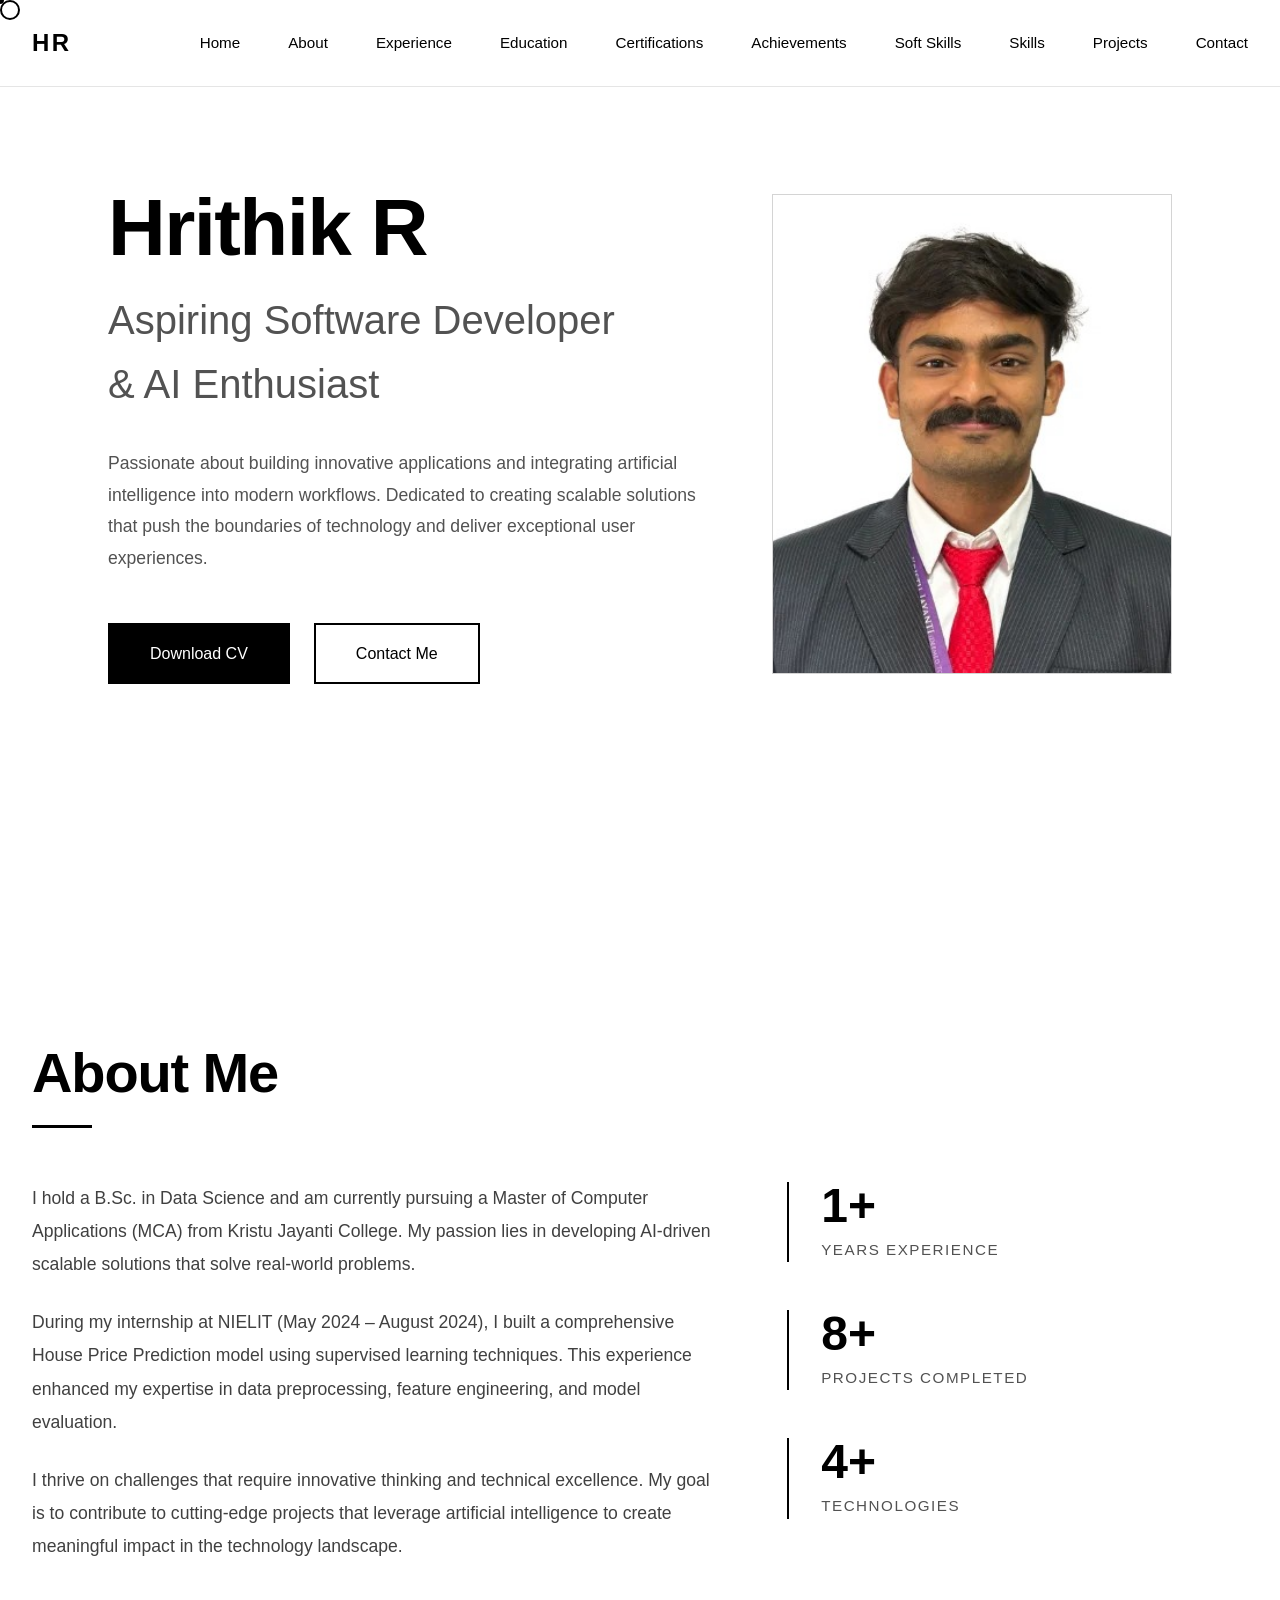
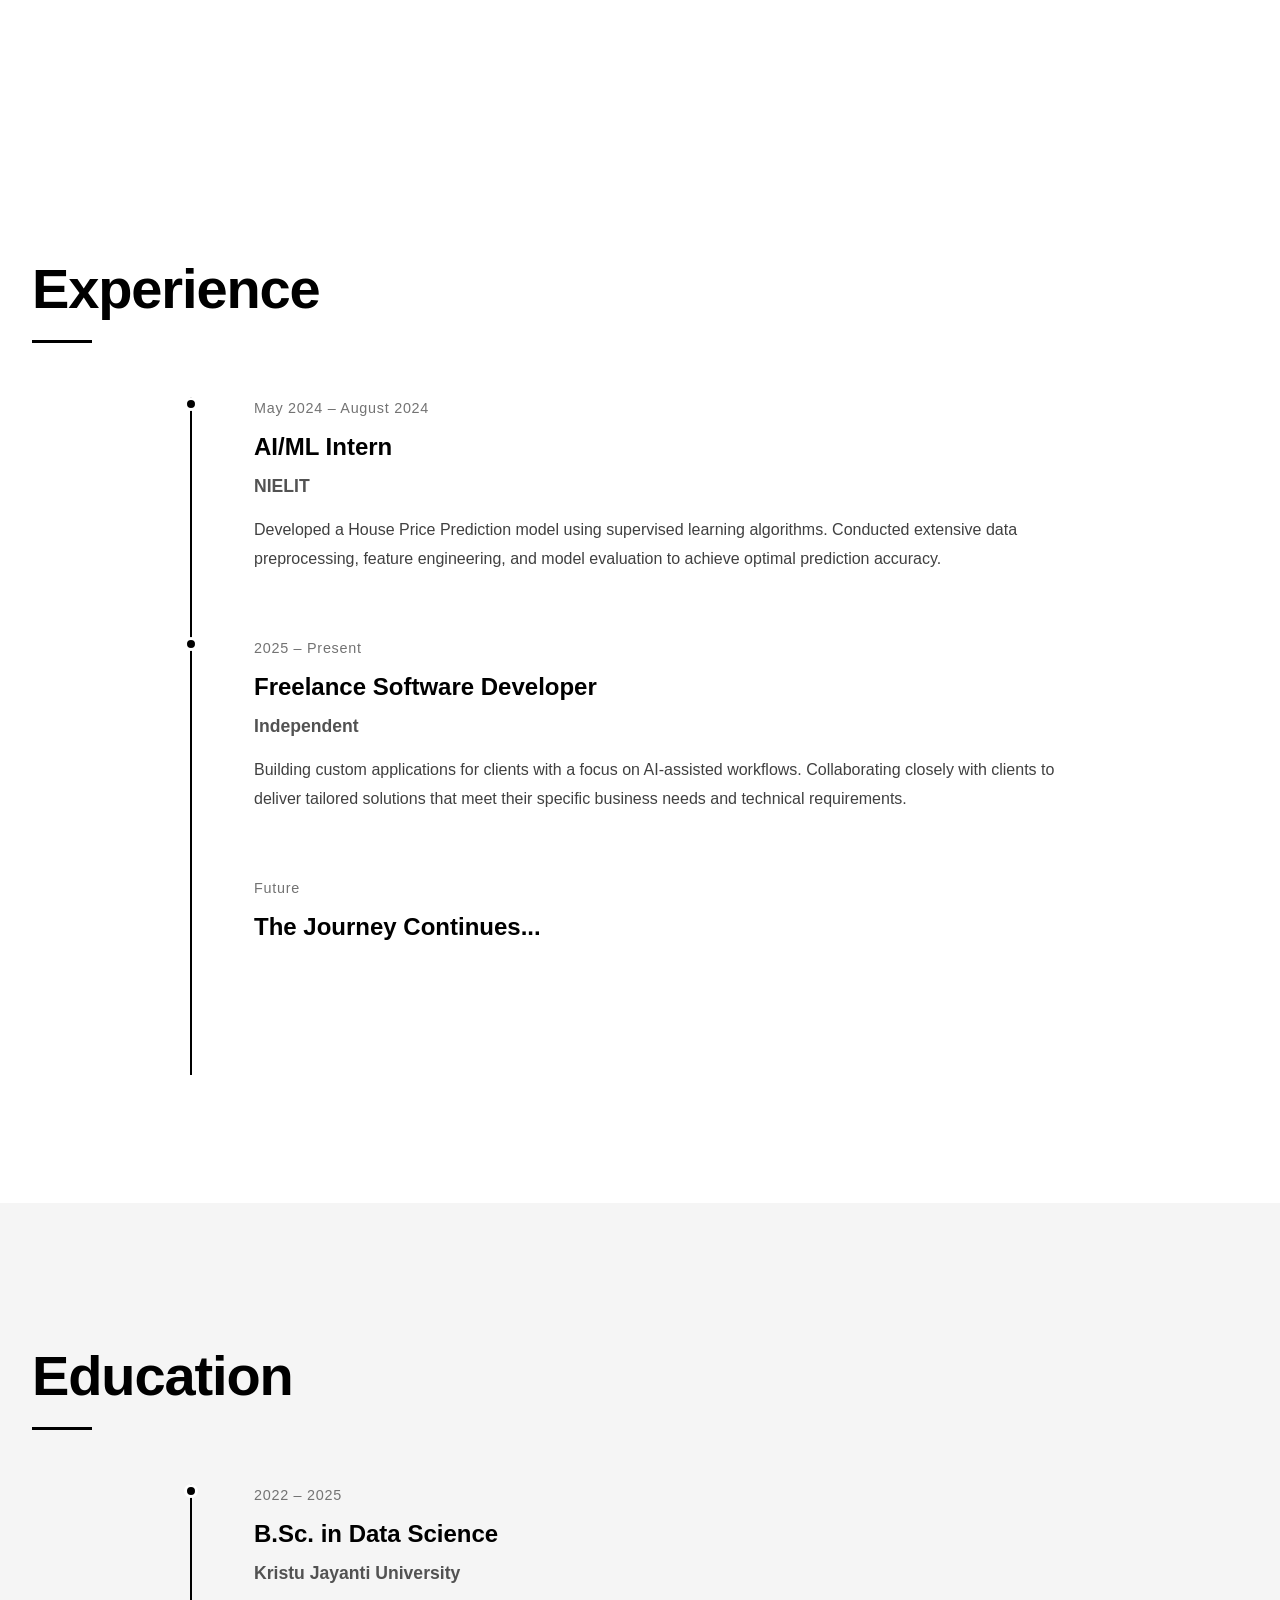
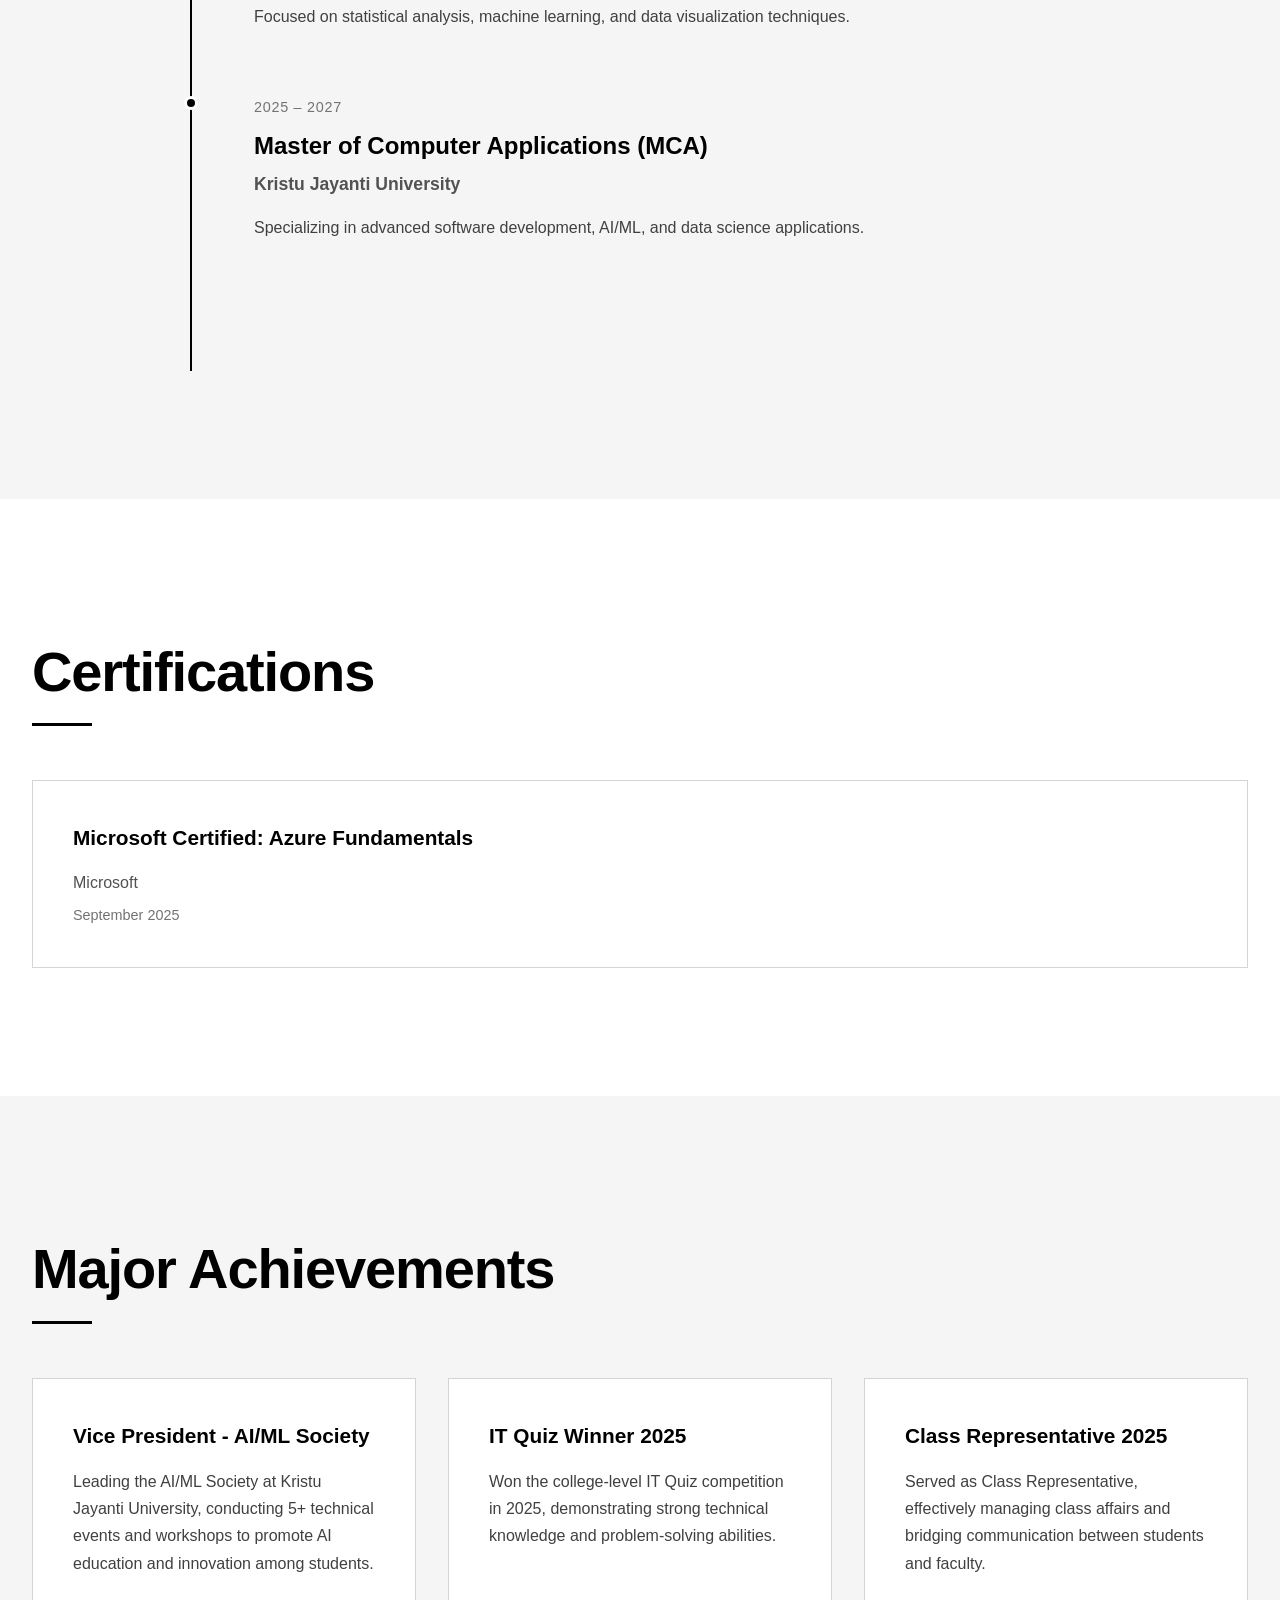
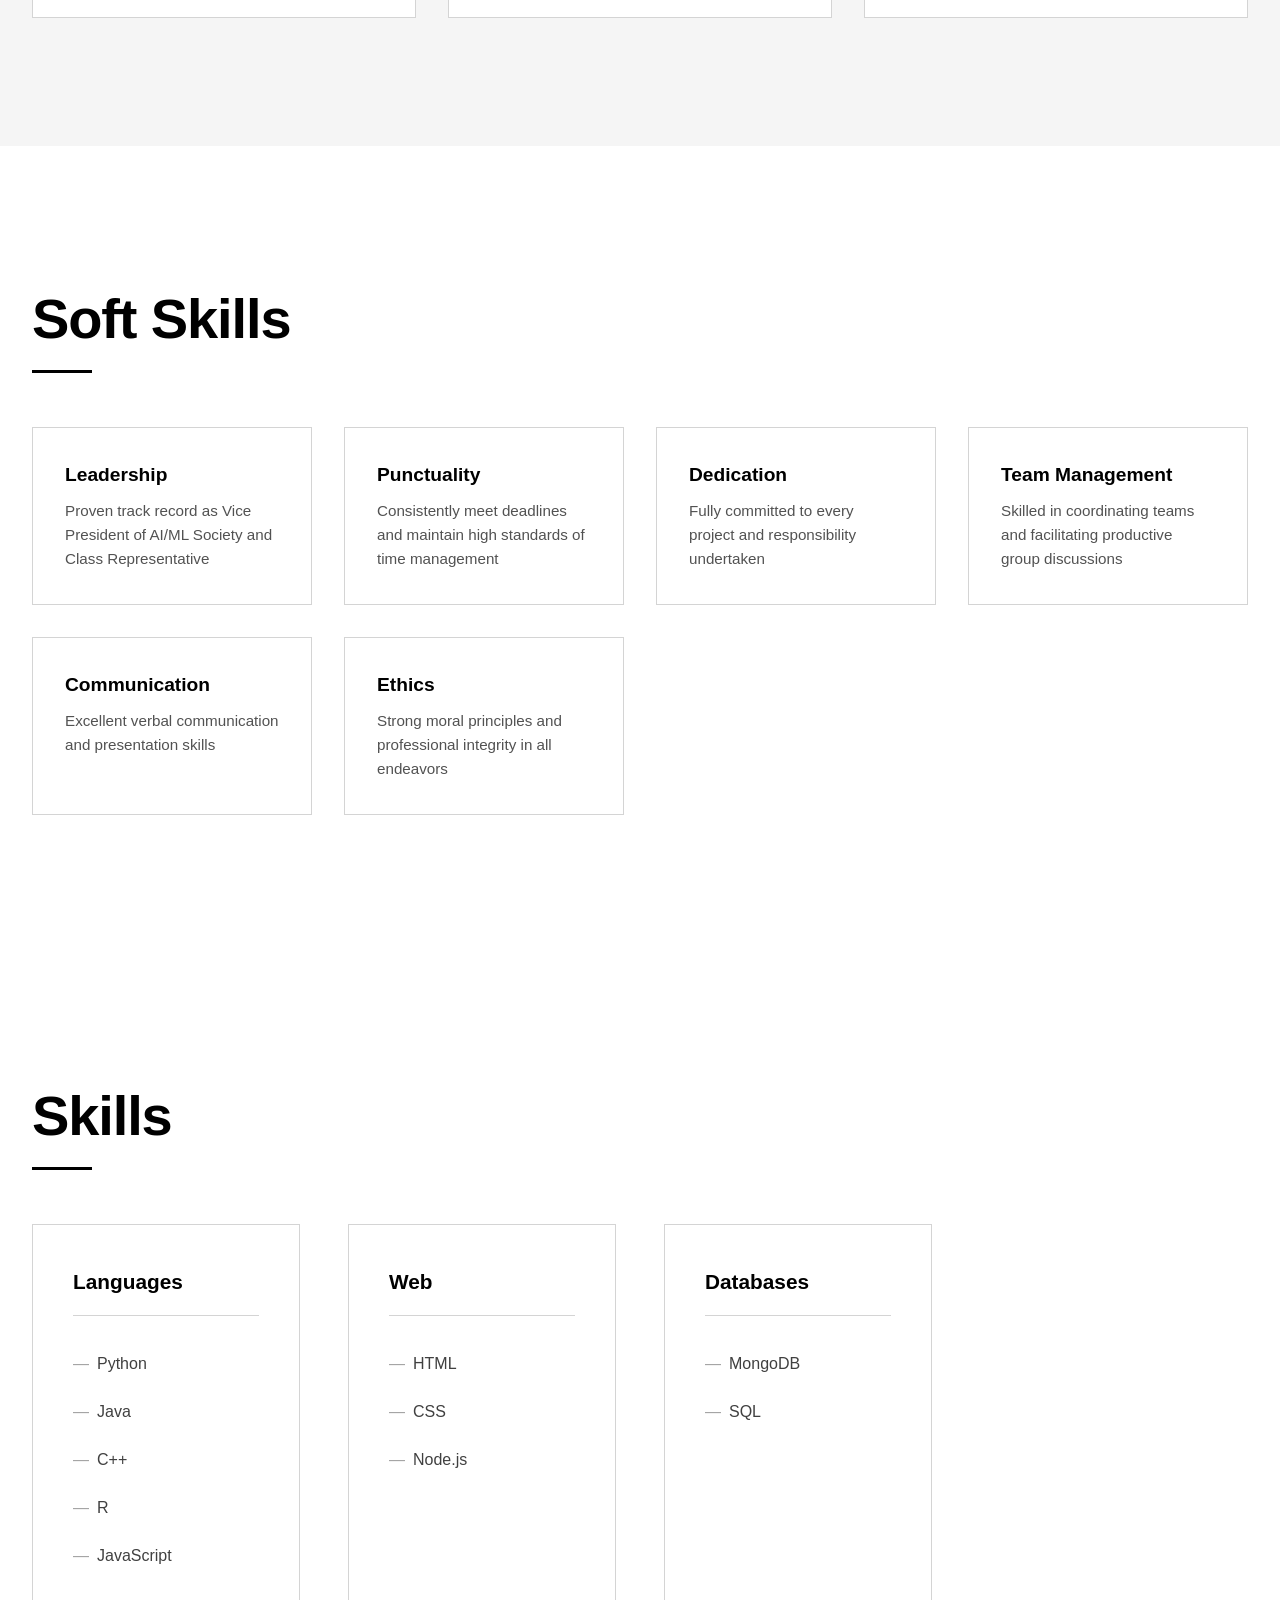
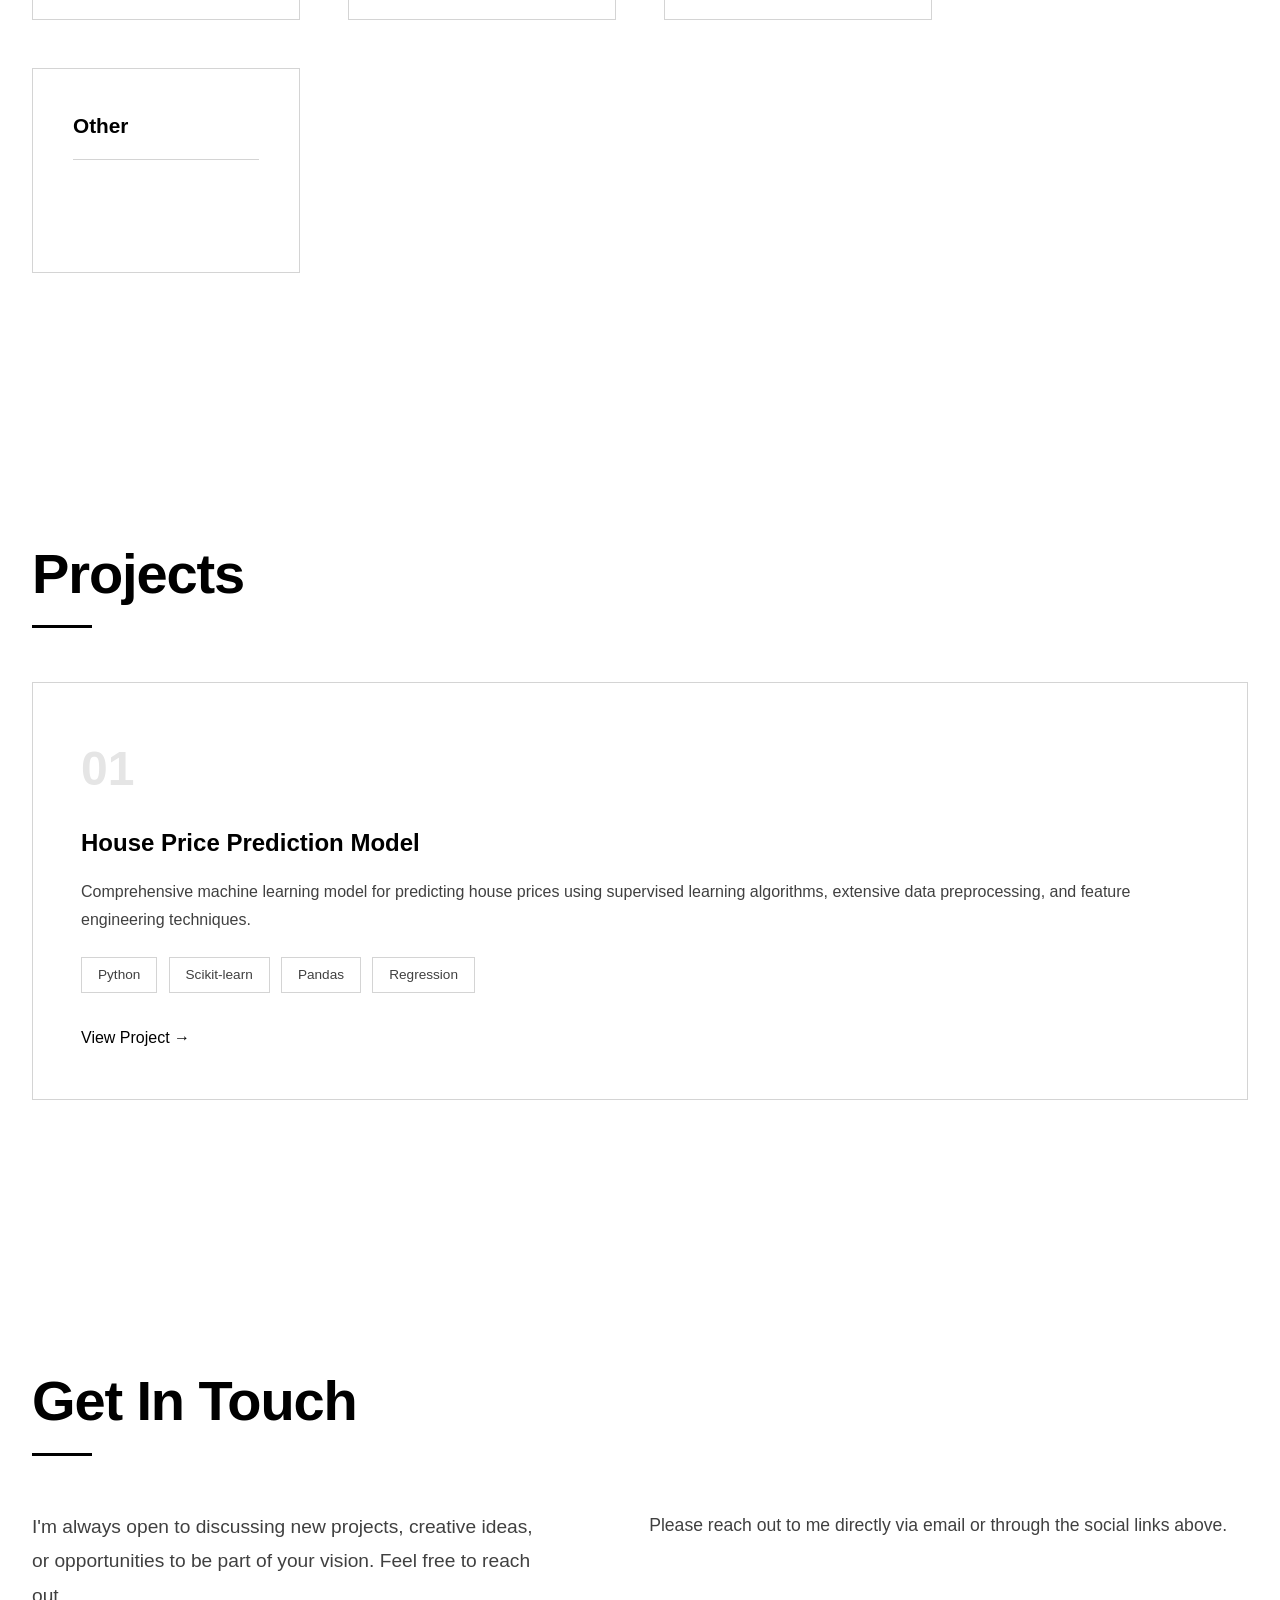
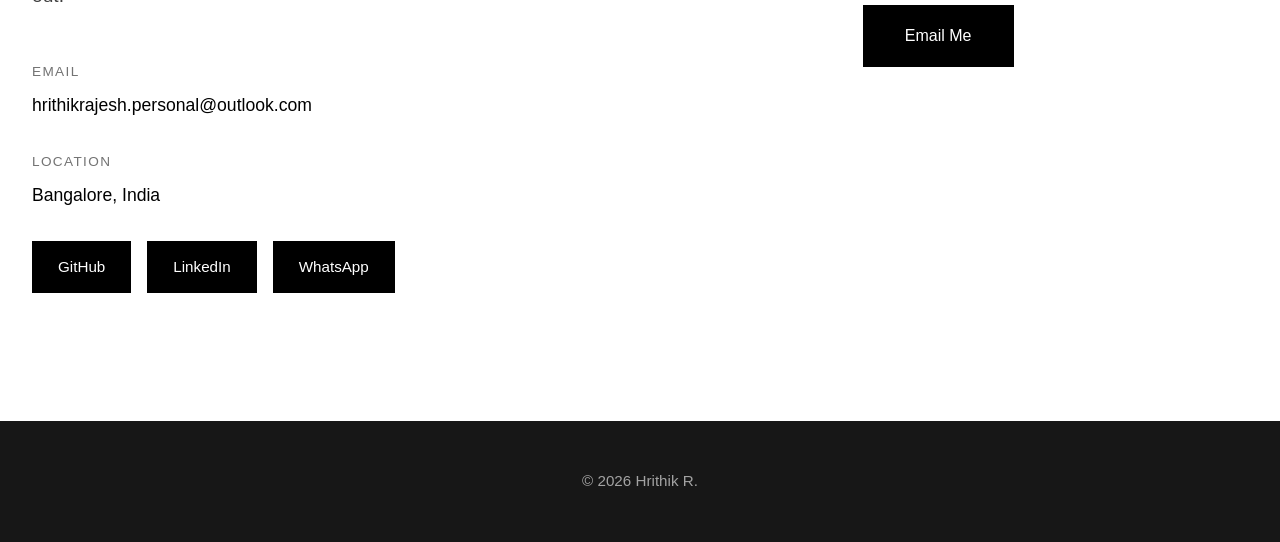
<file: index.html>
<!DOCTYPE html>
<html lang="en">
<head>
    <meta charset="UTF-8">
    <meta name="viewport" content="width=device-width, initial-scale=1.0">
    <title>Hrithik R - Portfolio</title>
    <link rel="stylesheet" href="style.css">
</head>
<body>
    <div class="custom-cursor"></div>
    <div class="cursor-follower"></div>
    
    <div class="page-loader">
        <div class="loader-content">
            <div class="loader-text">HR</div>
        </div>
    </div>

    <nav class="navbar">
        <div class="nav-container">
            <a href="#" class="logo">HR<span class="full-name">ithik R</span></a>
            <ul class="nav-menu">
                <li><a href="#home" class="nav-link">Home</a></li>
                <li><a href="#about" class="nav-link">About</a></li>
                <li><a href="#experience" class="nav-link">Experience</a></li>
                <li><a href="#education" class="nav-link">Education</a></li>
                <li><a href="#certifications" class="nav-link">Certifications</a></li>
                <li><a href="#achievements" class="nav-link">Achievements</a></li>
                <li><a href="#soft-skills" class="nav-link">Soft Skills</a></li>
                <li><a href="#skills" class="nav-link">Skills</a></li>
                <li><a href="#projects" class="nav-link">Projects</a></li>
                <li><a href="#contact" class="nav-link">Contact</a></li>
            </ul>
            <div class="hamburger">
                <span></span>
                <span></span>
                <span></span>
            </div>
        </div>
    </nav>

    <section id="home" class="hero">
        <div class="container">
            <div class="hero-content">
                <div class="hero-text">
                    <h1 class="hero-title">
                        <span class="line">Hrithik R</span>
                    </h1>
                    <h2 class="hero-subtitle">
                        <span class="line">Aspiring Software Developer</span>
                        <span class="line">& AI Enthusiast</span>
                    </h2>
                    <p class="hero-description">
                        Passionate about building innovative applications and integrating artificial intelligence into modern workflows. Dedicated to creating scalable solutions that push the boundaries of technology and deliver exceptional user experiences.
                    </p>
                    <div class="hero-buttons">
                        <a href="#" class="btn btn-primary">Download CV</a>
                        <a href="#contact" class="btn btn-secondary">Contact Me</a>
                    </div>
                </div>
                <div class="hero-image">
                    <div class="image-wrapper">
                        <img src="profile.jpeg" alt="Hrithik R" class="profile-image">
                    </div>
                </div>
            </div>
        </div>
    </section>

    <section id="about" class="about">
        <div class="container">
            <h2 class="section-title">About Me</h2>
            <div class="about-content">
                <div class="about-text">
                    <p class="about-paragraph">I hold a B.Sc. in Data Science and am currently pursuing a Master of Computer Applications (MCA) from Kristu Jayanti College. My passion lies in developing AI-driven scalable solutions that solve real-world problems.</p>
                    <p class="about-paragraph">During my internship at NIELIT (May 2024 – August 2024), I built a comprehensive House Price Prediction model using supervised learning techniques. This experience enhanced my expertise in data preprocessing, feature engineering, and model evaluation.</p>
                    <p class="about-paragraph">I thrive on challenges that require innovative thinking and technical excellence. My goal is to contribute to cutting-edge projects that leverage artificial intelligence to create meaningful impact in the technology landscape.</p>
                </div>
                <div class="about-stats">
                    <div class="stat-item">
                        <div class="stat-number">2+</div>
                        <div class="stat-label">Years Experience</div>
                    </div>
                    <div class="stat-item">
                        <div class="stat-number">10+</div>
                        <div class="stat-label">Projects Completed</div>
                    </div>
                    <div class="stat-item">
                        <div class="stat-number">5+</div>
                        <div class="stat-label">Technologies</div>
                    </div>
                </div>
            </div>
        </div>
    </section>

    <section id="experience" class="experience">
        <div class="container">
            <h2 class="section-title">Experience</h2>
            <div class="timeline">
                
                <div class="timeline-item">
                    <div class="timeline-dot"></div>
                    <div class="timeline-content">
                        <div class="timeline-date">May 2024 – August 2024</div>
                        <h3 class="timeline-title">AI/ML Intern</h3>
                        <h4 class="timeline-company">NIELIT</h4>
                        <p class="timeline-description">Developed a House Price Prediction model using supervised learning algorithms. Conducted extensive data preprocessing, feature engineering, and model evaluation to achieve optimal prediction accuracy.</p>
                    </div>
                </div>
                
                <div class="timeline-item">
                    <div class="timeline-dot"></div>
                    <div class="timeline-content">
                        <div class="timeline-date">2025 – Present</div>
                        <h3 class="timeline-title">Freelance Software Developer</h3>
                        <h4 class="timeline-company">Independent</h4>
                        <p class="timeline-description">Building custom applications for clients with a focus on AI-assisted workflows. Collaborating closely with clients to deliver tailored solutions that meet their specific business needs and technical requirements.</p>
                    </div>
                </div>
                
                <div class="timeline-item timeline-future">
                    <div class="timeline-dot-future"></div>
                    <div class="timeline-content">
                        <div class="timeline-date">Future</div>
                        <h3 class="timeline-title">The Journey Continues...</h3>
                    </div>
                </div>
                
            </div>
        </div>
    </section>

    <section id="education" class="education">
        <div class="container">
            <h2 class="section-title">Education</h2>
            <div class="timeline">
                <div class="timeline-item">
                    <div class="timeline-dot"></div>
                    <div class="timeline-content">
                        <div class="timeline-date">2022 – 2025</div>
                        <h3 class="timeline-title">B.Sc. in Data Science</h3>
                        <h4 class="timeline-company">Kristu Jayanti University</h4>
                        <p class="timeline-description">Focused on statistical analysis, machine learning, and data visualization techniques.</p>
                    </div>
                </div>
                <div class="timeline-item">
                    <div class="timeline-dot"></div>
                    <div class="timeline-content">
                        <div class="timeline-date">2025 – 2027</div>
                        <h3 class="timeline-title">Master of Computer Applications (MCA)</h3>
                        <h4 class="timeline-company">Kristu Jayanti University</h4>
                        <p class="timeline-description">Specializing in advanced software development, AI/ML, and data science applications.</p>
                    </div>
                </div>
            </div>
        </div>
    </section>

    <section id="certifications" class="certifications">
        <div class="container">
            <h2 class="section-title">Certifications</h2>
            <div class="certifications-grid">
                <div class="certification-card">
                    <h3 class="certification-title">Microsoft Certified: Azure Fundamentals</h3>
                    <p class="certification-issuer">Microsoft</p>
                    <p class="certification-date">September 2025</p>
                </div>
            </div>
        </div>
    </section>

    <section id="achievements" class="achievements">
        <div class="container">
            <h2 class="section-title">Major Achievements</h2>
            <div class="achievements-grid">
                <div class="achievement-card">
                    <h3 class="achievement-title">Vice President - AI/ML Society</h3>
                    <p class="achievement-description">Leading the AI/ML Society at Kristu Jayanti University, conducting 5+ technical events and workshops to promote AI education and innovation among students.</p>
                </div>
                <div class="achievement-card">
                    <h3 class="achievement-title">IT Quiz Winner 2025</h3>
                    <p class="achievement-description">Won the college-level IT Quiz competition in 2025, demonstrating strong technical knowledge and problem-solving abilities.</p>
                </div>
                <div class="achievement-card">
                    <h3 class="achievement-title">Class Representative 2025</h3>
                    <p class="achievement-description">Served as Class Representative, effectively managing class affairs and bridging communication between students and faculty.</p>
                </div>
            </div>
        </div>
    </section>

    <section id="soft-skills" class="soft-skills">
        <div class="container">
            <h2 class="section-title">Soft Skills</h2>
            <div class="soft-skills-grid">
                <div class="soft-skill-item">
                    <h3>Leadership</h3>
                    <p>Proven track record as Vice President of AI/ML Society and Class Representative</p>
                </div>
                <div class="soft-skill-item">
                    <h3>Punctuality</h3>
                    <p>Consistently meet deadlines and maintain high standards of time management</p>
                </div>
                <div class="soft-skill-item">
                    <h3>Dedication</h3>
                    <p>Fully committed to every project and responsibility undertaken</p>
                </div>
                <div class="soft-skill-item">
                    <h3>Team Management</h3>
                    <p>Skilled in coordinating teams and facilitating productive group discussions</p>
                </div>
                <div class="soft-skill-item">
                    <h3>Communication</h3>
                    <p>Excellent verbal communication and presentation skills</p>
                </div>
                <div class="soft-skill-item">
                    <h3>Ethics</h3>
                    <p>Strong moral principles and professional integrity in all endeavors</p>
                </div>
            </div>
        </div>
    </section>

    <section id="skills" class="skills">
        <div class="container">
            <h2 class="section-title">Skills</h2>
            <div class="skills-grid">
                <div class="skill-category">
                    <h3 class="skill-category-title">Languages</h3>
                    <ul class="skill-list">
                        <li class="skill-item">Python</li><li class="skill-item">Java</li><li class="skill-item">C++</li><li class="skill-item">R</li><li class="skill-item">JavaScript</li>
                    </ul>
                </div>
                <div class="skill-category">
                    <h3 class="skill-category-title">Web</h3>
                    <ul class="skill-list">
                        <li class="skill-item">HTML</li><li class="skill-item">CSS</li><li class="skill-item">Node.js</li>
                    </ul>
                </div>
                <div class="skill-category">
                    <h3 class="skill-category-title">Databases</h3>
                    <ul class="skill-list">
                        <li class="skill-item">MongoDB</li><li class="skill-item">SQL</li>
                    </ul>
                </div>
                <div class="skill-category">
                    <h3 class="skill-category-title">AI Platforms</h3>
                    <ul class="skill-list">
                        <li class="skill-item">OpenAI</li><li class="skill-item">Gemini</li><li class="skill-item">DeepSeek</li><li class="skill-item">Claude Sonnet</li><li class="skill-item">Kiro</li>
                    </ul>
                </div>
                <div class="skill-category">
                    <h3 class="skill-category-title">Other</h3>
                    <ul class="skill-list">
                        <li class="skill-item">Unity (Basic)</li>
                    </ul>
                </div>
            </div>
        </div>
    </section>

    <section id="projects" class="projects">
        <div class="container">
            <h2 class="section-title">Projects</h2>
            <div class="projects-grid">
                
                <div class="project-card">
                    <div class="project-number">01</div>
                    <h3 class="project-title">House Price Prediction Model</h3>
                    <p class="project-description">Comprehensive machine learning model for predicting house prices using supervised learning algorithms, extensive data preprocessing, and feature engineering techniques.</p>
                    <div class="project-tech">
                        <span class="tech-tag">Python</span><span class="tech-tag">Scikit-learn</span><span class="tech-tag">Pandas</span><span class="tech-tag">Regression</span>
                    </div>
                    <a href="#" class="project-link">View Project →</a>
                </div>
                
            </div>
        </div>
    </section>

    <section id="contact" class="contact">
        <div class="container">
            <h2 class="section-title">Get In Touch</h2>
            <div class="contact-content">
                <div class="contact-info">
                    <p class="contact-text">
                        I'm always open to discussing new projects, creative ideas, or opportunities to be part of your vision. Feel free to reach out.
                    </p>
                    <div class="contact-details">
                        <div class="contact-item">
                            <span class="contact-label">Email</span>
                            <a href="mailto:hrithikrajesh.personal@outlook.com" class="contact-value">hrithikrajesh.personal@outlook.com</a>
                        </div>
                        <div class="contact-item">
                            <span class="contact-label">Location</span>
                            <span class="contact-value">Bangalore, India</span>
                        </div>
                    </div>
                    <div class="contact-social">
                        <a href="https://github.com/Hrithik-exe" class="social-btn">GitHub</a>
                        <a href="https://www.linkedin.com/in/hrithik-r-9a9570265?utm_source=share&utm_campaign=share_via&utm_content=profile&utm_medium=ios_app" class="social-btn">LinkedIn</a>
                        <a href="https://wa.me/qr/NWDHBYM3FP53B1" class="social-btn">WhatsApp</a>
                    </div>
                </div>
                <div class="contact-form">
                    <p style="font-size: 1.1rem; line-height: 1.8; color: var(--gray-700); margin-bottom: 2.5rem; text-align: center;">
                        Please reach out to me directly via email or through the social links above.
                    </p>
                    <div style="text-align: center;">
                        <a href="mailto:hrithikrajesh.personal@outlook.com?subject=Portfolio Contact&body=Hi Hrithik,%0D%0A%0D%0AI would like to get in touch with you.%0D%0A%0D%0A" class="btn btn-primary" style="display: inline-block;">
                            Email Me
                        </a>
                    </div>
                </div>
            </div>
        </div>
    </section>

    <footer class="footer">
        <div class="container">
            <div class="footer-content">
                <p>&copy; 2026 Hrithik R.</p>
            </div>
        </div>
    </footer>

    <script src="script.js"></script>
</body>
</html>
</file>
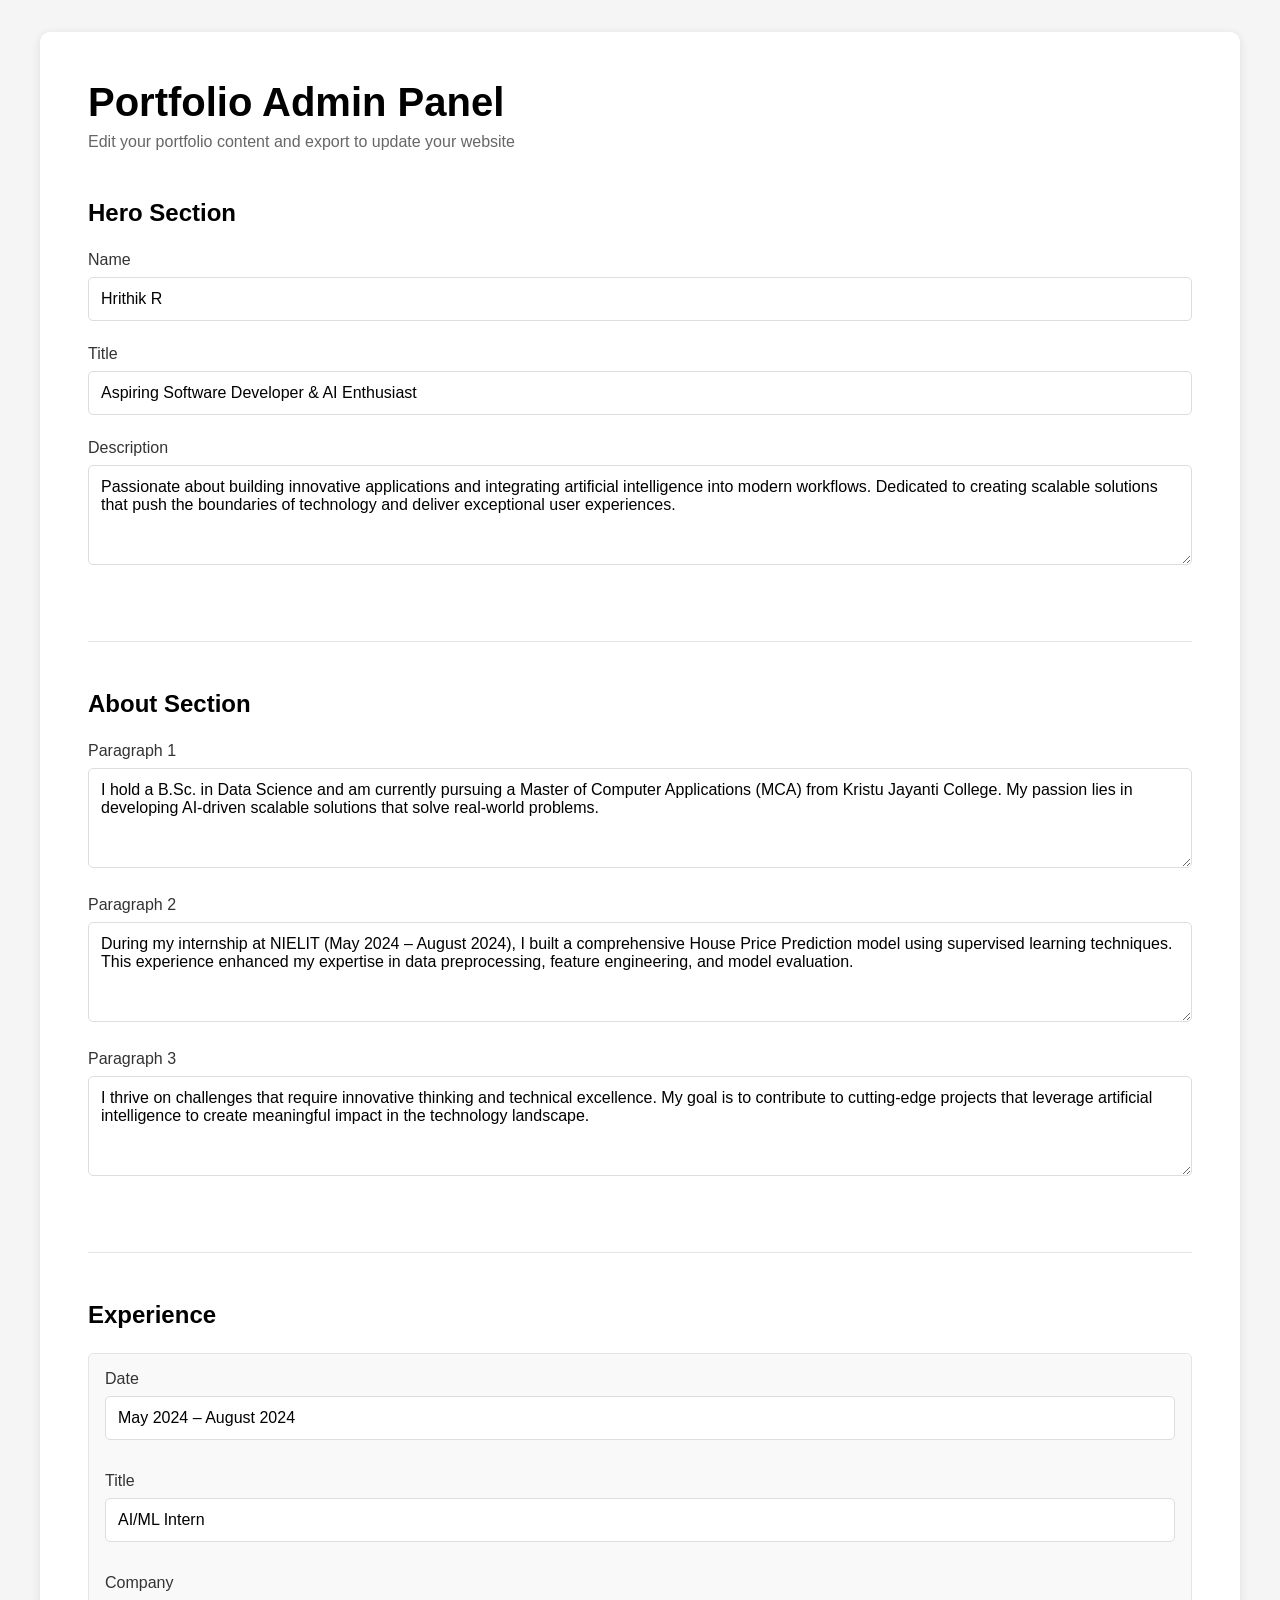
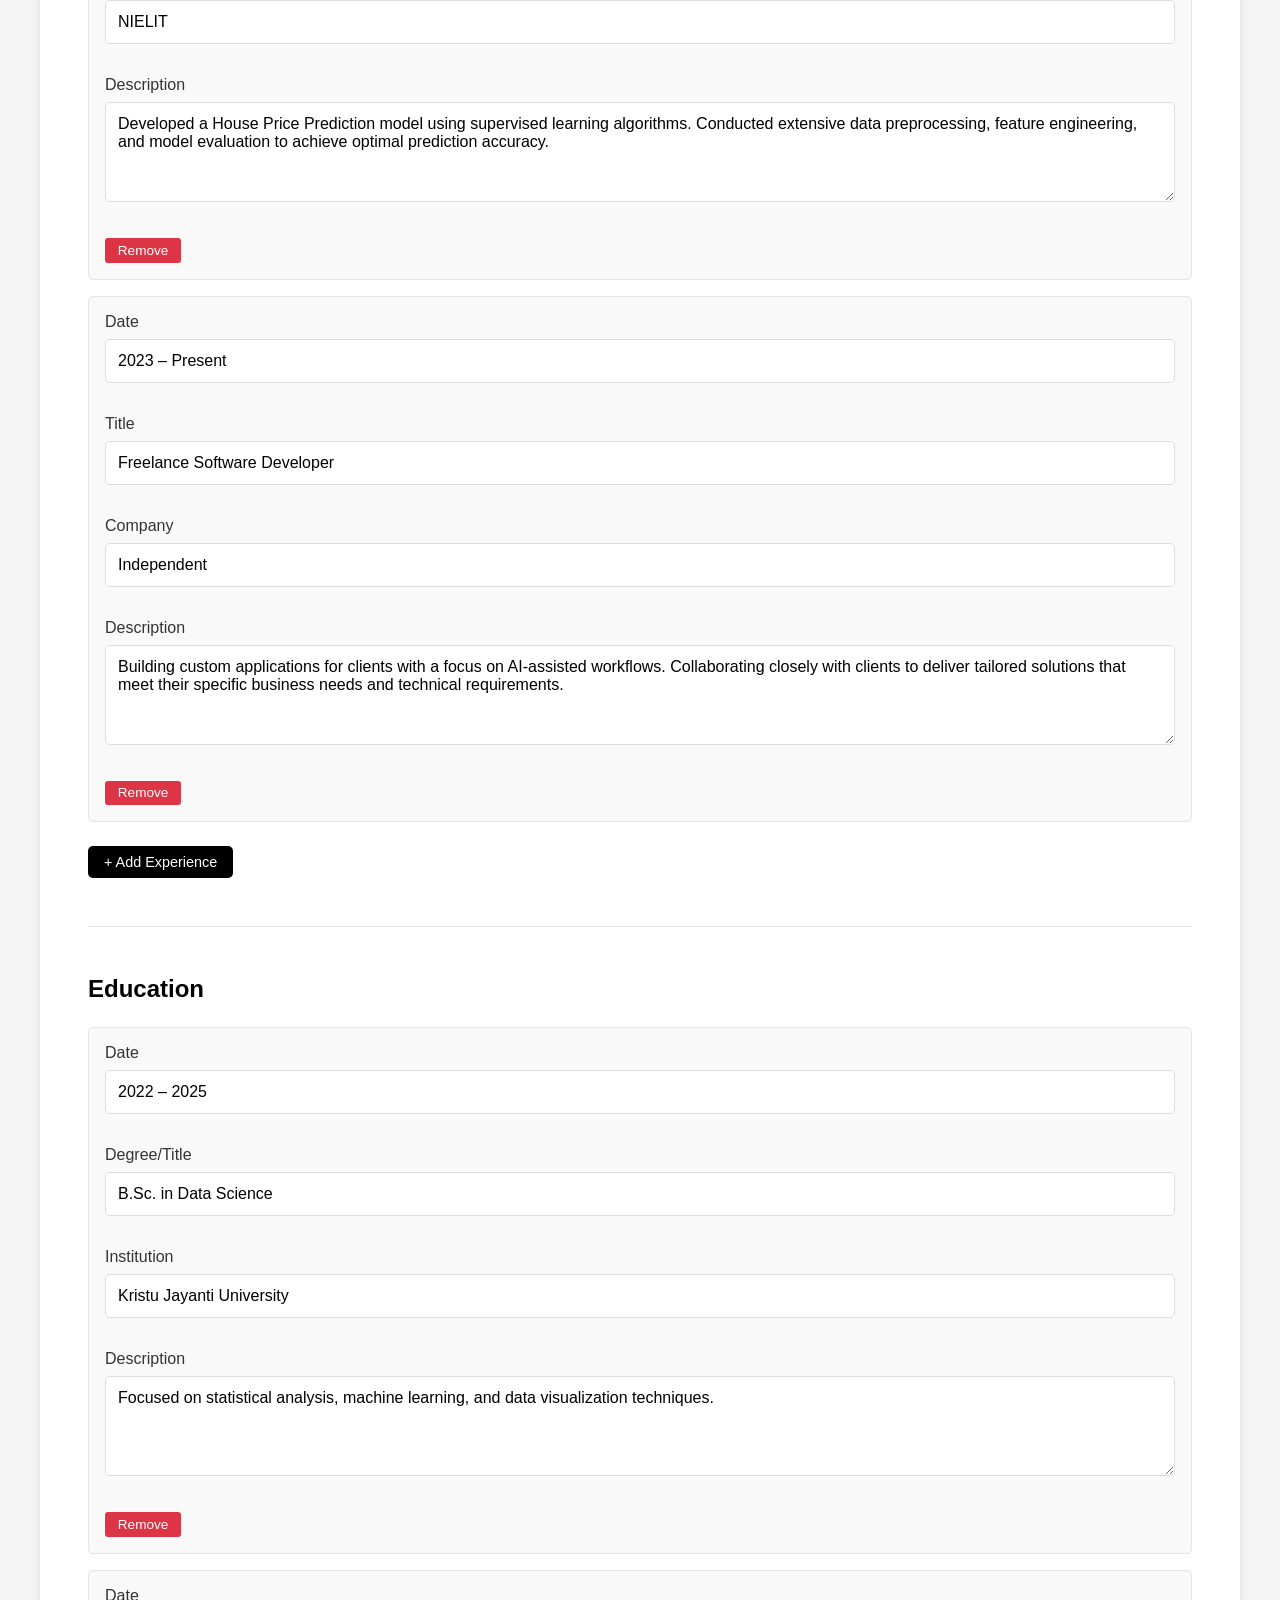
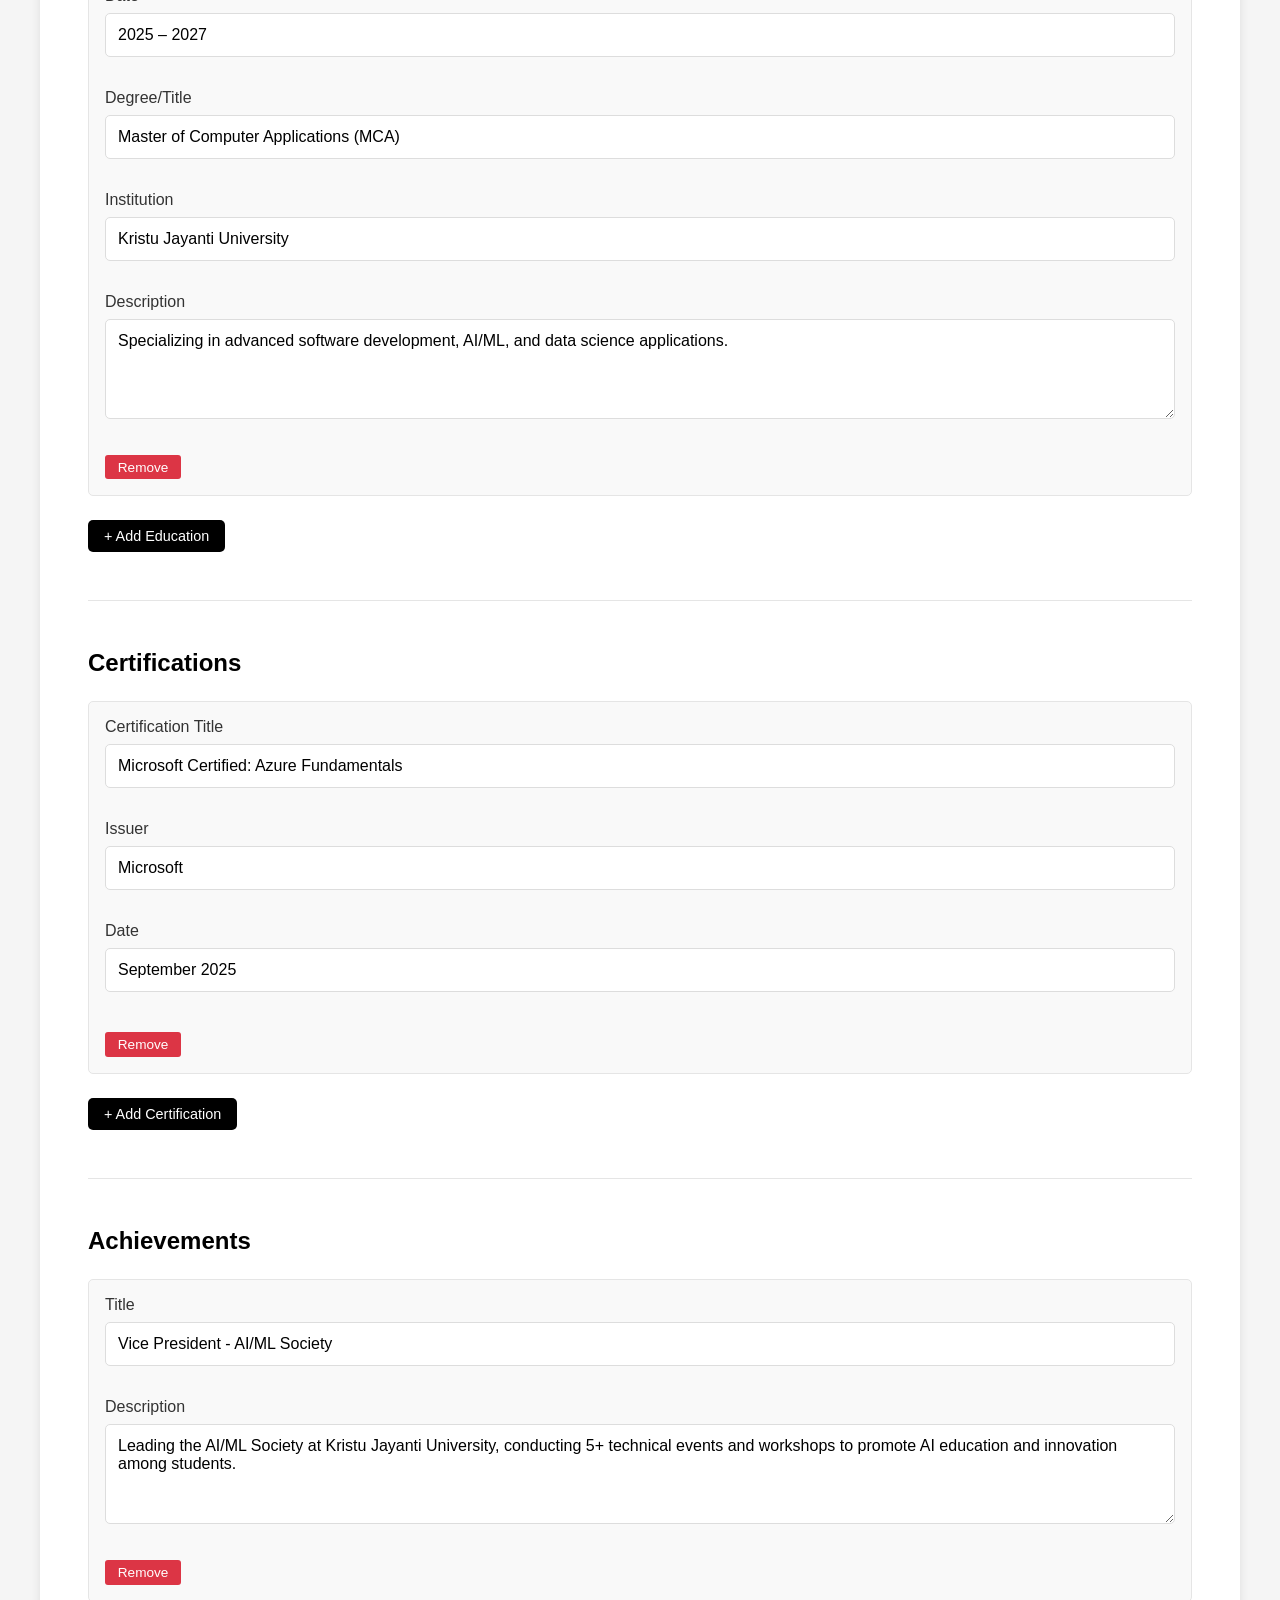
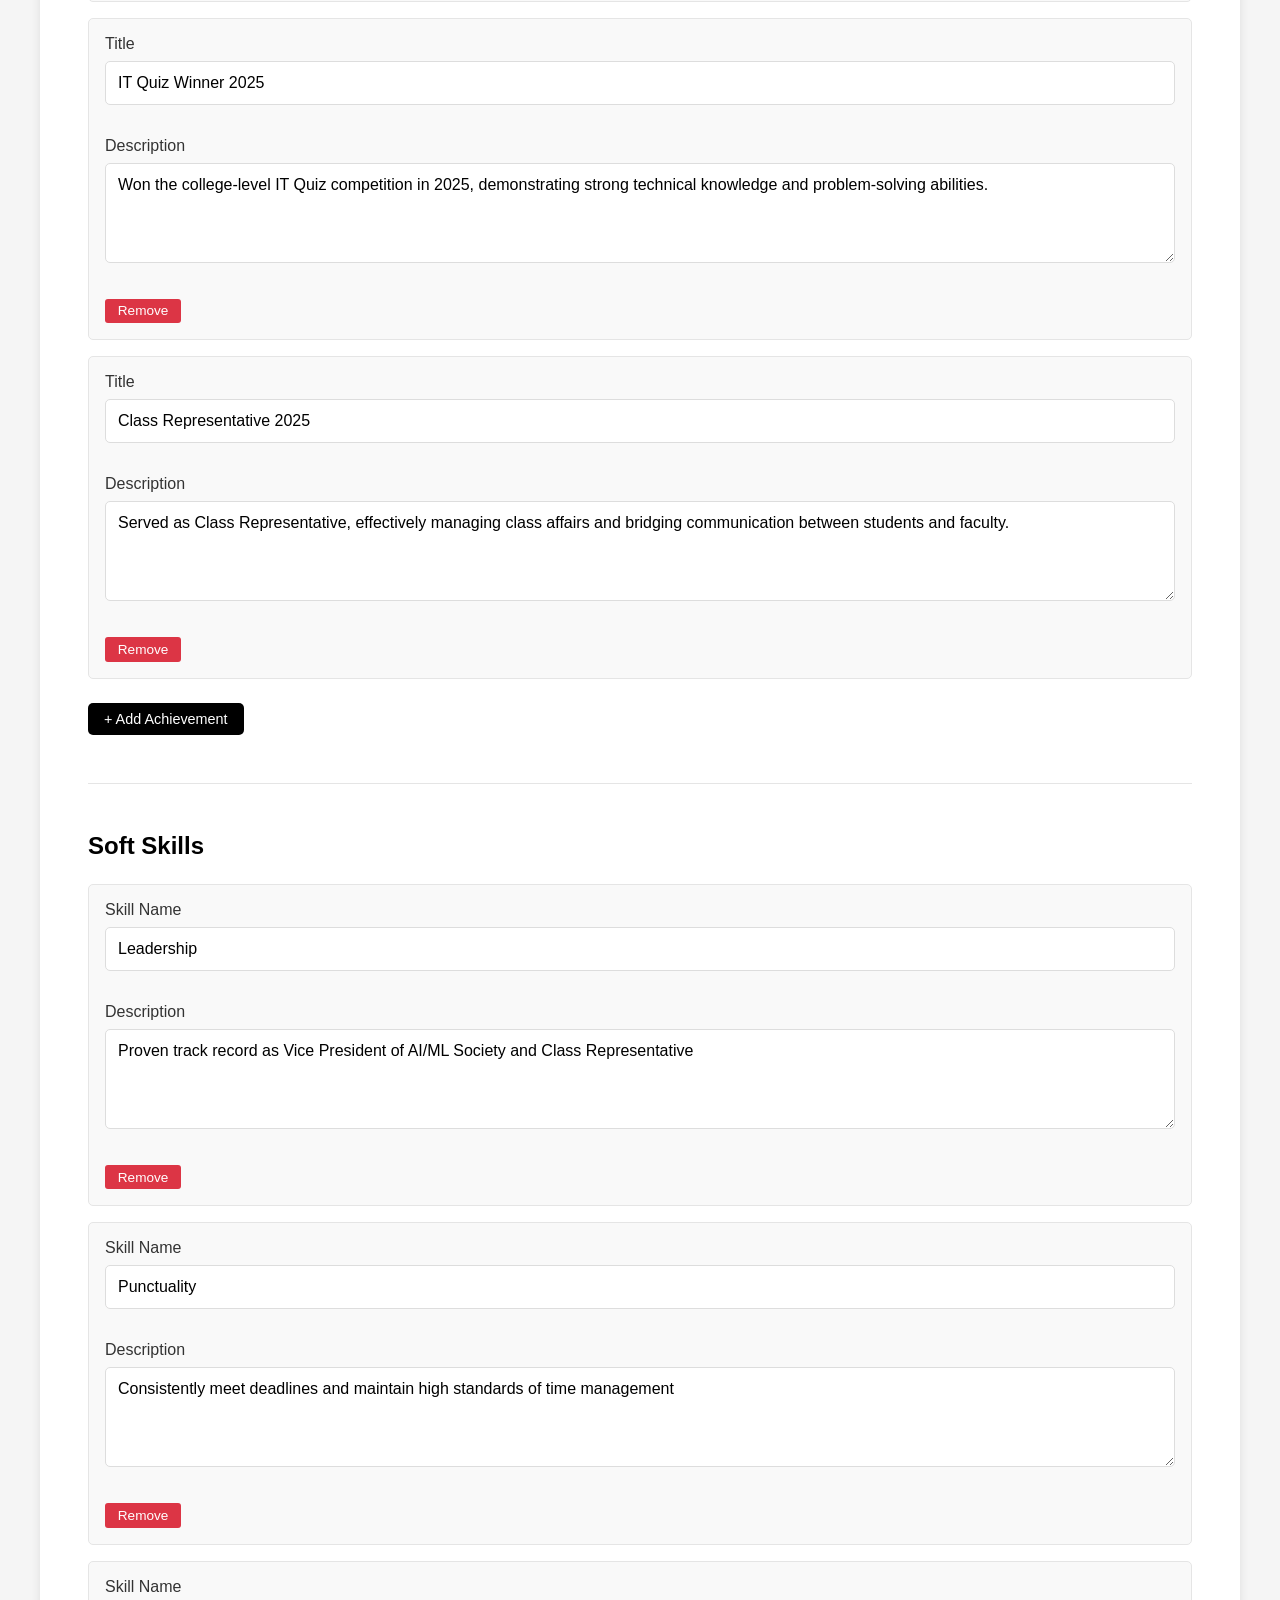
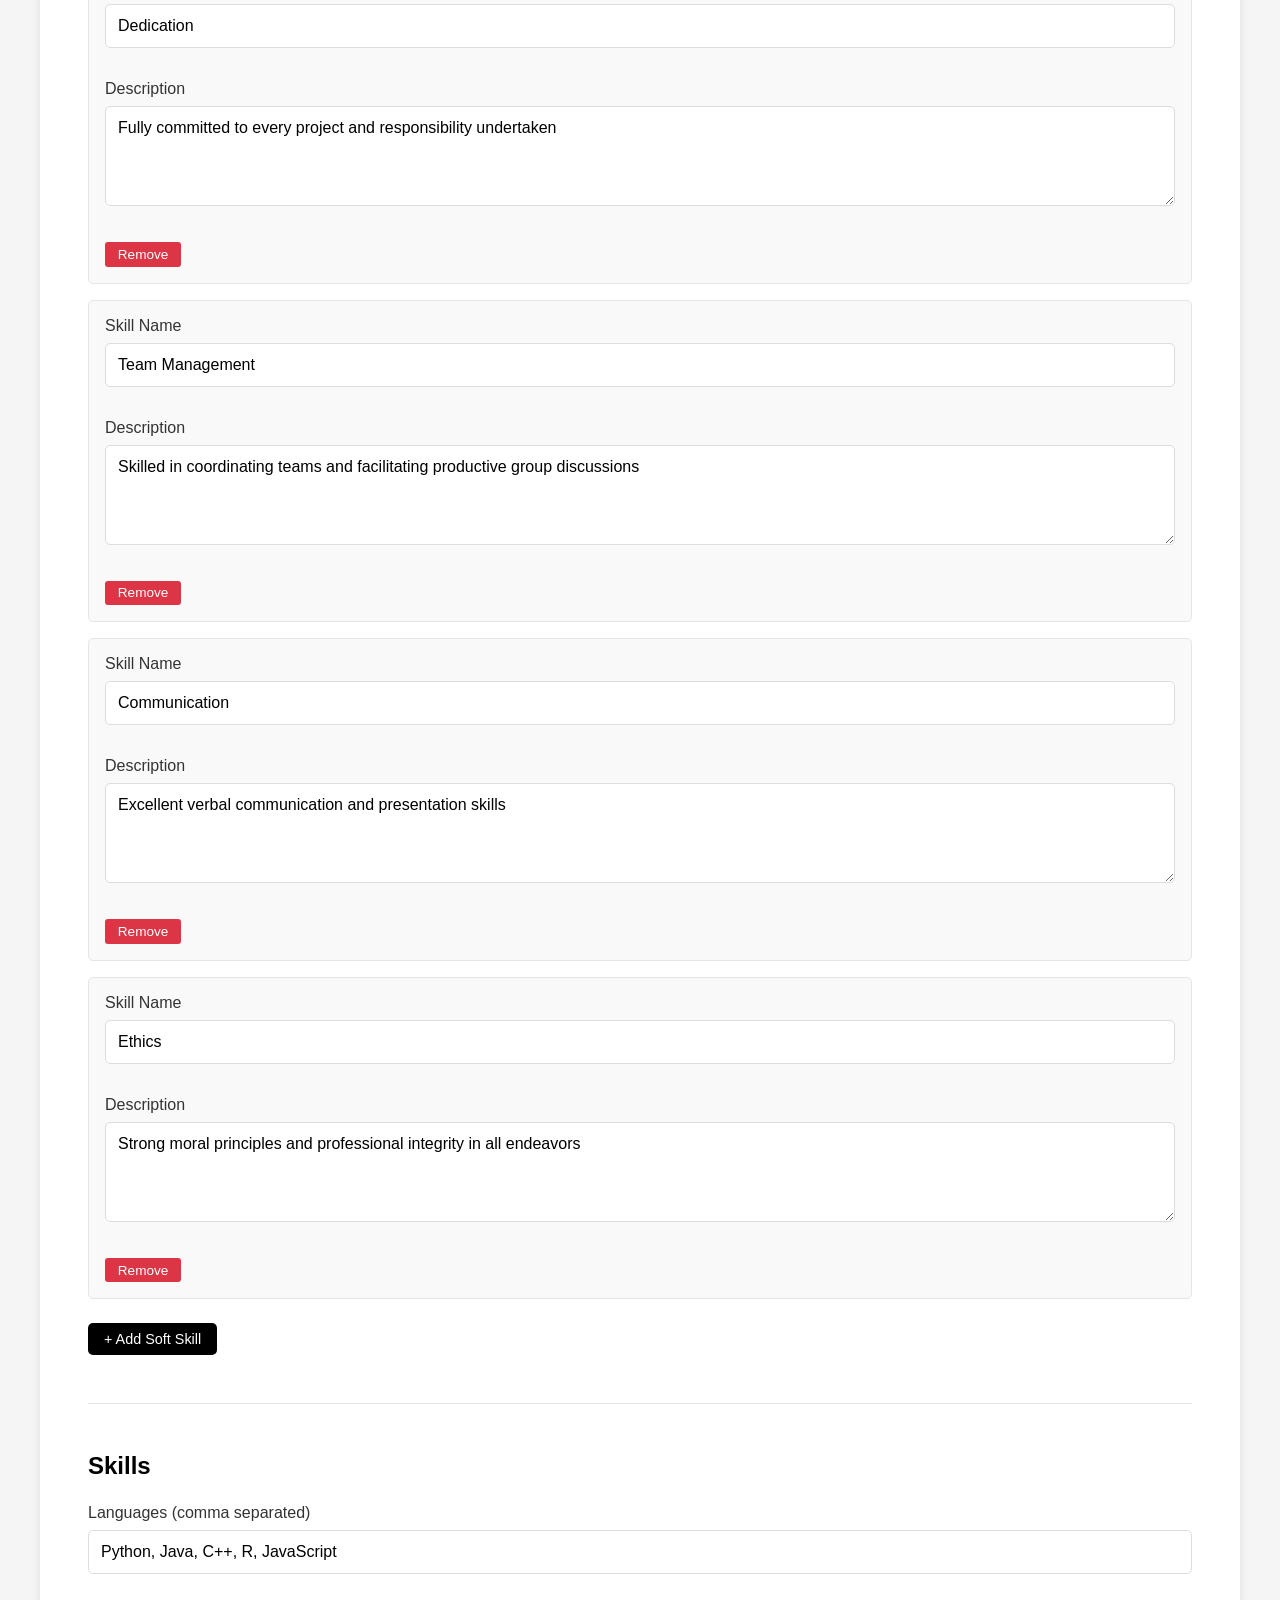
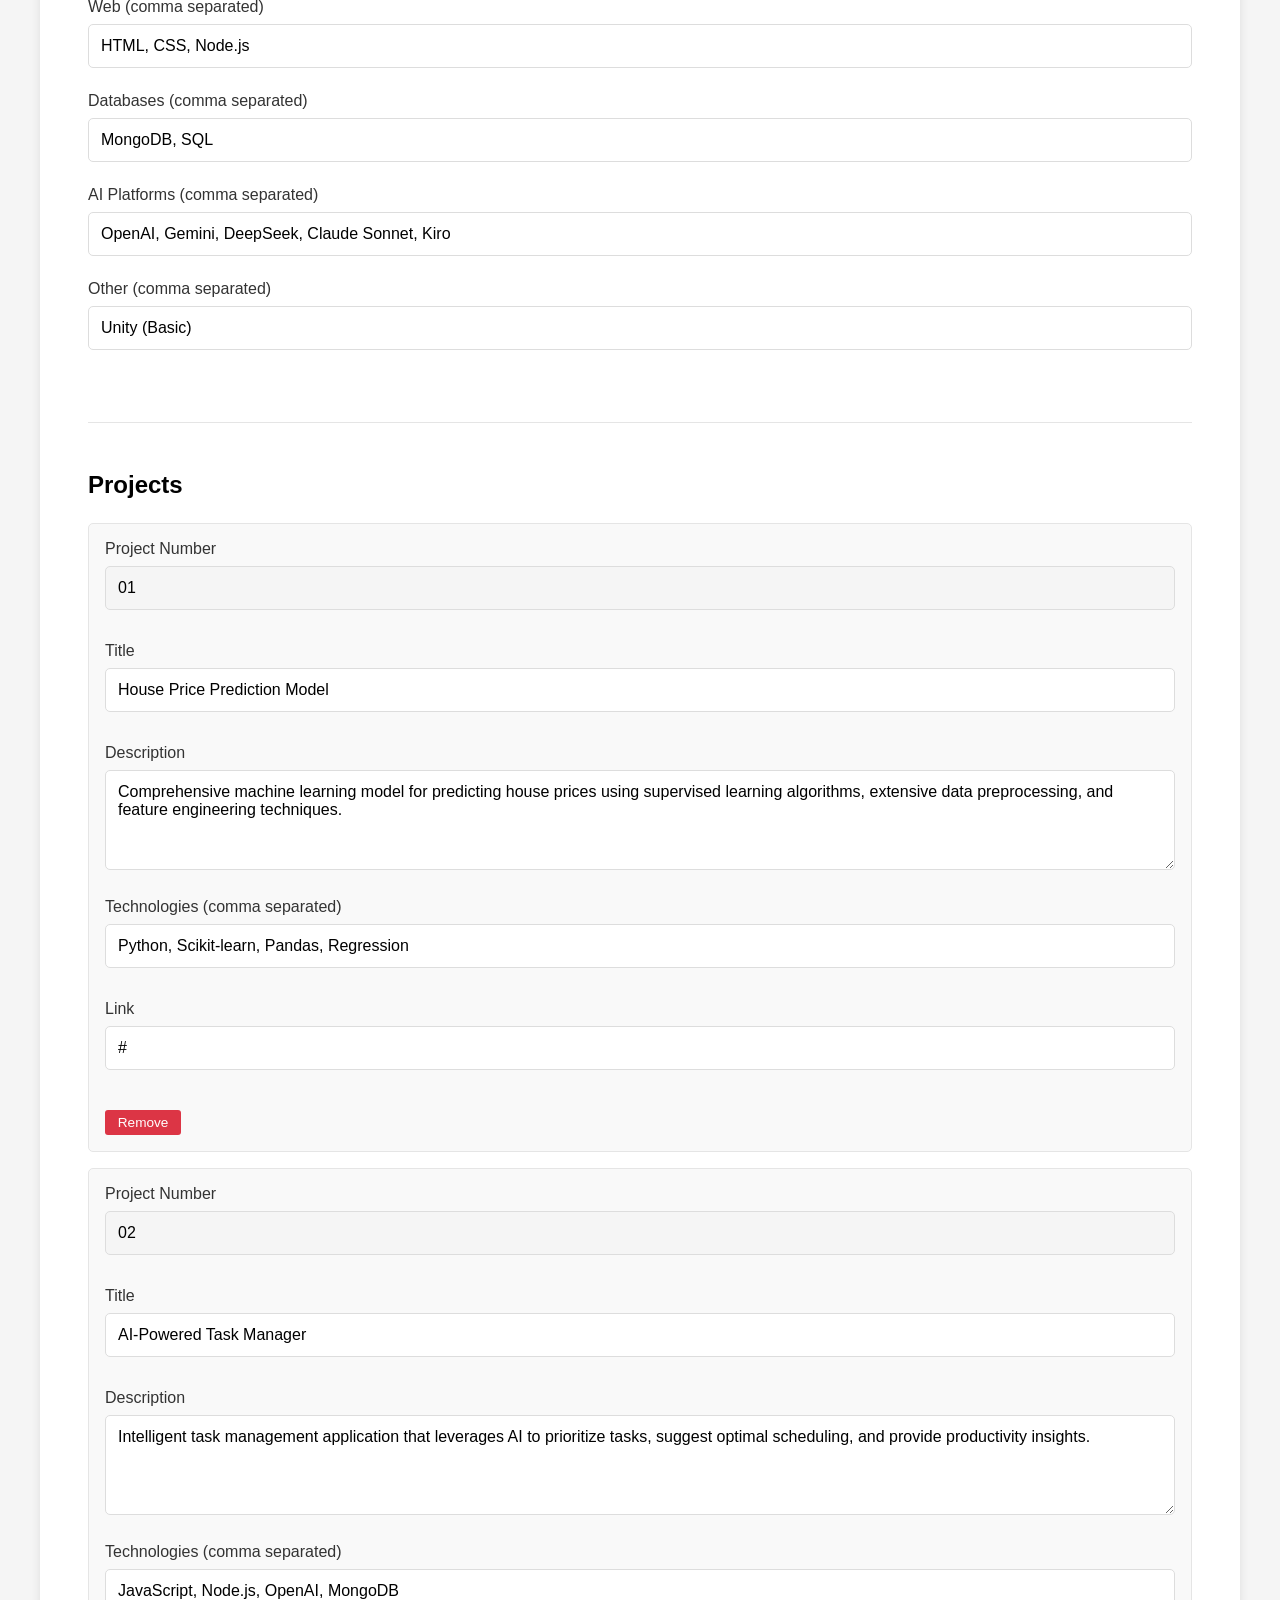
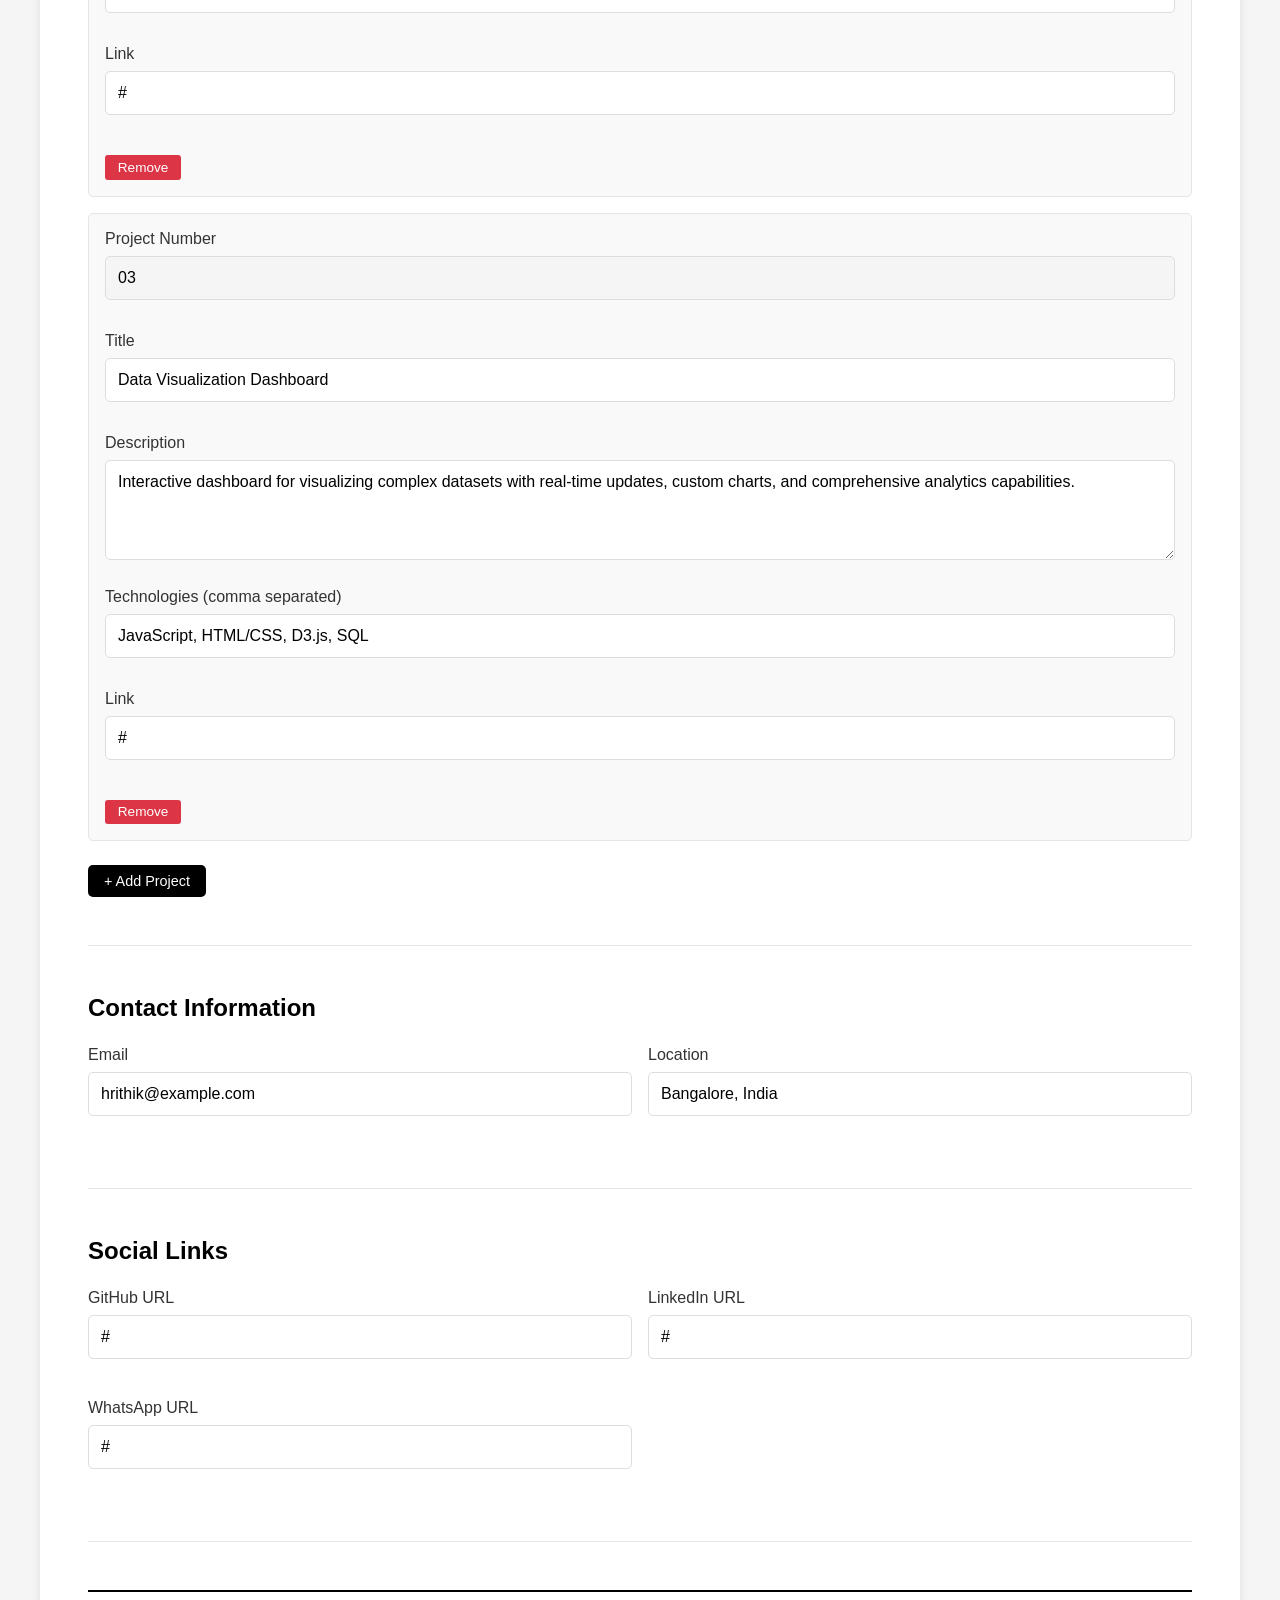
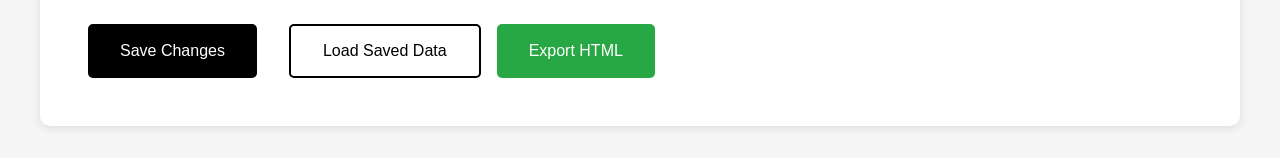
<file: admin.html>
<!DOCTYPE html>
<html lang="en">
<head>
    <meta charset="UTF-8">
    <meta name="viewport" content="width=device-width, initial-scale=1.0">
    <title>Portfolio Admin Panel</title>
    <style>
        * {
            margin: 0;
            padding: 0;
            box-sizing: border-box;
        }

        body {
            font-family: -apple-system, BlinkMacSystemFont, 'Segoe UI', Roboto, sans-serif;
            background: #f5f5f5;
            padding: 2rem;
        }

        .container {
            max-width: 1200px;
            margin: 0 auto;
            background: white;
            padding: 3rem;
            border-radius: 10px;
            box-shadow: 0 2px 10px rgba(0,0,0,0.1);
        }

        h1 {
            font-size: 2.5rem;
            margin-bottom: 0.5rem;
        }

        .subtitle {
            color: #666;
            margin-bottom: 3rem;
        }

        .section {
            margin-bottom: 3rem;
            padding-bottom: 3rem;
            border-bottom: 1px solid #e5e5e5;
        }

        .section:last-child {
            border-bottom: none;
        }

        h2 {
            font-size: 1.5rem;
            margin-bottom: 1.5rem;
            color: #000;
        }

        .form-group {
            margin-bottom: 1.5rem;
        }

        label {
            display: block;
            font-weight: 500;
            margin-bottom: 0.5rem;
            color: #333;
        }

        input[type="text"],
        input[type="email"],
        textarea {
            width: 100%;
            padding: 0.75rem;
            border: 1px solid #ddd;
            border-radius: 5px;
            font-size: 1rem;
            font-family: inherit;
        }

        textarea {
            min-height: 100px;
            resize: vertical;
        }

        .btn {
            padding: 1rem 2rem;
            font-size: 1rem;
            font-weight: 500;
            border: none;
            border-radius: 5px;
            cursor: pointer;
            transition: all 0.3s ease;
        }

        .btn-primary {
            background: #000;
            color: #fff;
            margin-right: 1rem;
        }

        .btn-primary:hover {
            background: #333;
        }

        .btn-secondary {
            background: #fff;
            color: #000;
            border: 2px solid #000;
        }

        .btn-secondary:hover {
            background: #f5f5f5;
        }

        .btn-success {
            background: #28a745;
            color: #fff;
        }

        .btn-success:hover {
            background: #218838;
        }

        .actions {
            display: flex;
            gap: 1rem;
            margin-top: 3rem;
            padding-top: 2rem;
            border-top: 2px solid #000;
        }

        .list-item {
            background: #f9f9f9;
            padding: 1rem;
            margin-bottom: 1rem;
            border-radius: 5px;
            border: 1px solid #e5e5e5;
        }

        .list-item input {
            margin-bottom: 0.5rem;
        }

        .add-btn {
            background: #000;
            color: #fff;
            padding: 0.5rem 1rem;
            border: none;
            border-radius: 5px;
            cursor: pointer;
            font-size: 0.9rem;
            margin-top: 0.5rem;
        }

        .add-btn:hover {
            background: #333;
        }

        .remove-btn {
            background: #dc3545;
            color: #fff;
            padding: 0.3rem 0.8rem;
            border: none;
            border-radius: 3px;
            cursor: pointer;
            font-size: 0.85rem;
            margin-top: 0.5rem;
        }

        .remove-btn:hover {
            background: #c82333;
        }

        .success-message {
            background: #d4edda;
            color: #155724;
            padding: 1rem;
            border-radius: 5px;
            margin-bottom: 2rem;
            display: none;
        }

        .grid-2 {
            display: grid;
            grid-template-columns: 1fr 1fr;
            gap: 1rem;
        }

        @media (max-width: 768px) {
            .grid-2 {
                grid-template-columns: 1fr;
            }
        }
    </style>
</head>
<body>
    <div class="container">
        <h1>Portfolio Admin Panel</h1>
        <p class="subtitle">Edit your portfolio content and export to update your website</p>

        <div class="success-message" id="successMessage">
            Changes saved successfully!
        </div>

        <div class="section">
            <h2>Hero Section</h2>
            <div class="form-group">
                <label>Name</label>
                <input type="text" id="name" placeholder="Hrithik R">
            </div>
            <div class="form-group">
                <label>Title</label>
                <input type="text" id="title" placeholder="Aspiring Software Developer & AI Enthusiast">
            </div>
            <div class="form-group">
                <label>Description</label>
                <textarea id="description" placeholder="Your intro paragraph..."></textarea>
            </div>
        </div>

        <div class="section">
            <h2>About Section</h2>
            <div class="form-group">
                <label>Paragraph 1</label>
                <textarea id="about1"></textarea>
            </div>
            <div class="form-group">
                <label>Paragraph 2</label>
                <textarea id="about2"></textarea>
            </div>
            <div class="form-group">
                <label>Paragraph 3</label>
                <textarea id="about3"></textarea>
            </div>
        </div>

        <div class="section">
            <h2>Experience</h2>
            <div id="experienceList"></div>
            <button class="add-btn" onclick="addExperience()">+ Add Experience</button>
        </div>

        <div class="section">
            <h2>Education</h2>
            <div id="educationList"></div>
            <button class="add-btn" onclick="addEducation()">+ Add Education</button>
        </div>

        <div class="section">
            <h2>Certifications</h2>
            <div id="certificationsList"></div>
            <button class="add-btn" onclick="addCertification()">+ Add Certification</button>
        </div>

        <div class="section">
            <h2>Achievements</h2>
            <div id="achievementsList"></div>
            <button class="add-btn" onclick="addAchievement()">+ Add Achievement</button>
        </div>

        <div class="section">
            <h2>Soft Skills</h2>
            <div id="softSkillsList"></div>
            <button class="add-btn" onclick="addSoftSkill()">+ Add Soft Skill</button>
        </div>

        <div class="section">
            <h2>Skills</h2>
            <div class="form-group">
                <label>Languages (comma separated)</label>
                <input type="text" id="skillsLanguages" placeholder="Python, Java, C++">
            </div>
            <div class="form-group">
                <label>Web (comma separated)</label>
                <input type="text" id="skillsWeb" placeholder="HTML, CSS, Node.js">
            </div>
            <div class="form-group">
                <label>Databases (comma separated)</label>
                <input type="text" id="skillsDatabases" placeholder="MongoDB, SQL">
            </div>
            <div class="form-group">
                <label>AI Platforms (comma separated)</label>
                <input type="text" id="skillsAI" placeholder="OpenAI, Gemini">
            </div>
            <div class="form-group">
                <label>Other (comma separated)</label>
                <input type="text" id="skillsOther" placeholder="Unity (Basic)">
            </div>
        </div>

        <div class="section">
            <h2>Projects</h2>
            <div id="projectsList"></div>
            <button class="add-btn" onclick="addProject()">+ Add Project</button>
        </div>

        <div class="section">
            <h2>Contact Information</h2>
            <div class="grid-2">
                <div class="form-group">
                    <label>Email</label>
                    <input type="email" id="email" placeholder="your@email.com">
                </div>
                <div class="form-group">
                    <label>Location</label>
                    <input type="text" id="location" placeholder="Bangalore, India">
                </div>
            </div>
        </div>

        <div class="section">
            <h2>Social Links</h2>
            <div class="grid-2">
                <div class="form-group">
                    <label>GitHub URL</label>
                    <input type="text" id="github" placeholder="https://github.com/username">
                </div>
                <div class="form-group">
                    <label>LinkedIn URL</label>
                    <input type="text" id="linkedin" placeholder="https://linkedin.com/in/username">
                </div>
                <div class="form-group">
                    <label>WhatsApp URL</label>
                    <input type="text" id="whatsapp" placeholder="https://wa.me/...">
                </div>
            </div>
        </div>

        <div class="actions">
            <button class="btn btn-primary" onclick="saveData()">Save Changes</button>
            <button class="btn btn-secondary" onclick="loadData()">Load Saved Data</button>
            <button class="btn btn-success" onclick="exportHTML()">Export HTML</button>
        </div>
    </div>

    <script src="admin.js"></script>
</body>
</html>
</file>
<file: style.css>
:root {
    --black: #000000;
    --white: #ffffff;
    --gray-100: #f5f5f5;
    --gray-200: #e5e5e5;
    --gray-300: #d4d4d4;
    --gray-400: #a3a3a3;
    --gray-500: #737373;
    --gray-600: #525252;
    --gray-700: #404040;
    --gray-800: #262626;
    --gray-900: #171717;
}

* {
    margin: 0;
    padding: 0;
    box-sizing: border-box;
}

html {
    scroll-behavior: smooth;
}

body {
    font-family: -apple-system, BlinkMacSystemFont, 'Segoe UI', Roboto, Oxygen, Ubuntu, Cantarell, sans-serif;
    background-color: var(--white);
    color: var(--black);
    line-height: 1.6;
    overflow-x: hidden;
    cursor: none;
}

.custom-cursor {
    width: 20px;
    height: 20px;
    background-color: transparent;
    border: 2px solid var(--black);
    border-radius: 50%;
    position: fixed;
    pointer-events: none;
    z-index: 9999;
    transition: all 0.15s ease;
    transform-origin: center;
}

.cursor-follower {
    width: 8px;
    height: 8px;
    background-color: var(--black);
    border-radius: 50%;
    position: fixed;
    pointer-events: none;
    z-index: 9998;
    transition: transform 0.2s cubic-bezier(0.75, -0.5, 0.25, 1.5);
}

.page-loader {
    position: fixed;
    top: 0;
    left: 0;
    width: 100%;
    height: 100%;
    background-color: var(--white);
    z-index: 10000;
    display: flex;
    align-items: center;
    justify-content: center;
    transition: opacity 0.5s ease, visibility 0.5s ease;
}

.page-loader.hidden {
    opacity: 0;
    visibility: hidden;
}

.loader-content {
    text-align: center;
}

.loader-text {
    font-size: 4rem;
    font-weight: 700;
    letter-spacing: 0.2em;
    animation: fadeInOut 1.5s ease-in-out infinite;
}

@keyframes fadeInOut {
    0%, 100% { opacity: 0.3; }
    50% { opacity: 1; }
}

.navbar {
    position: fixed;
    top: 0;
    left: 0;
    width: 100%;
    background-color: rgba(255, 255, 255, 0.95);
    backdrop-filter: blur(10px);
    z-index: 1000;
    padding: 1.5rem 0;
    border-bottom: 1px solid var(--gray-200);
    transition: transform 0.3s ease;
}

.navbar.hidden {
    transform: translateY(-100%);
}

.nav-container {
    max-width: 1400px;
    margin: 0 auto;
    padding: 0 2rem;
    display: flex;
    justify-content: space-between;
    align-items: center;
}

.logo {
    font-size: 1.5rem;
    font-weight: 700;
    color: var(--black);
    text-decoration: none;
    letter-spacing: 0.1em;
    white-space: nowrap;
    display: inline-block;
    text-transform: uppercase;
}

.logo .full-name {
    display: inline;
    max-width: 0;
    opacity: 0;
    overflow: hidden;
    transition: all 0.5s cubic-bezier(0.4, 0, 0.2, 1);
}

.logo.expanded .full-name {
    max-width: 150px;
    opacity: 1;
}

.nav-menu {
    display: flex;
    list-style: none;
    gap: 3rem;
}

.nav-link {
    color: var(--black);
    text-decoration: none;
    font-size: 0.95rem;
    font-weight: 500;
    position: relative;
    transition: all 0.3s ease;
}

.nav-link::after {
    content: '';
    position: absolute;
    bottom: -5px;
    left: 50%;
    width: 0;
    height: 2px;
    background-color: var(--black);
    transition: all 0.3s cubic-bezier(0.4, 0, 0.2, 1);
    transform: translateX(-50%);
}

.nav-link:hover {
    transform: translateY(-2px);
}

.nav-link:hover::after {
    width: 100%;
}

.hamburger {
    display: none;
    flex-direction: column;
    gap: 5px;
    cursor: pointer;
}

.hamburger span {
    width: 25px;
    height: 2px;
    background-color: var(--black);
    transition: all 0.3s ease;
}

.container {
    max-width: 1400px;
    margin: 0 auto;
    padding: 0 2rem;
}

section {
    padding: 8rem 0;
    opacity: 0;
    transform: translateY(50px);
    transition: opacity 0.8s ease, transform 0.8s ease;
}

section.visible {
    opacity: 1;
    transform: translateY(0);
}

.hero {
    min-height: 100vh;
    display: flex;
    align-items: center;
    padding-top: 6rem;
    position: relative;
}

.hero-content {
    display: grid;
    grid-template-columns: 1.2fr 0.8fr;
    gap: 4rem;
    align-items: center;
}

.hero-text {
    opacity: 0;
    animation: fadeInUp 1s ease forwards;
    animation-delay: 0.5s;
}

@keyframes fadeInUp {
    to {
        opacity: 1;
        transform: translateY(0);
    }
}

.hero-title {
    font-size: 5rem;
    font-weight: 700;
    line-height: 1.1;
    margin-bottom: 1rem;
    letter-spacing: -0.02em;
}

.hero-title .line {
    display: block;
    overflow: hidden;
}

.hero-subtitle {
    font-size: 2.5rem;
    font-weight: 300;
    margin-bottom: 2rem;
    color: var(--gray-600);
}

.hero-subtitle .line {
    display: block;
}

.hero-description {
    font-size: 1.1rem;
    line-height: 1.8;
    color: var(--gray-600);
    margin-bottom: 3rem;
    max-width: 600px;
}

.hero-buttons {
    display: flex;
    gap: 1.5rem;
}

.btn {
    padding: 1rem 2.5rem;
    font-size: 1rem;
    font-weight: 500;
    text-decoration: none;
    border: 2px solid var(--black);
    transition: all 0.4s cubic-bezier(0.4, 0, 0.2, 1);
    display: inline-block;
    position: relative;
    overflow: hidden;
}

.btn::before {
    content: '';
    position: absolute;
    top: 50%;
    left: 50%;
    width: 0;
    height: 0;
    background-color: var(--black);
    transform: translate(-50%, -50%);
    transition: all 0.5s cubic-bezier(0.4, 0, 0.2, 1);
    z-index: -1;
    border-radius: 50%;
}

.btn:hover::before {
    width: 300%;
    height: 300%;
}

.btn-primary {
    background-color: var(--black);
    color: var(--white);
}

.btn-primary:hover {
    background-color: var(--white);
    color: var(--black);
}

.btn-secondary {
    background-color: var(--white);
    color: var(--black);
}

.btn-secondary::before {
    background-color: var(--black);
}

.btn-secondary:hover {
    color: var(--white);
}

.hero-image {
    opacity: 0;
    animation: fadeInUp 1s ease forwards;
    animation-delay: 0.8s;
}

.image-wrapper {
    position: relative;
    width: 100%;
    padding-bottom: 120%;
}

.profile-image {
    position: absolute;
    top: 0;
    left: 0;
    width: 100%;
    height: 100%;
    object-fit: cover;
    border: 1px solid var(--gray-300);
    transition: transform 0.3s ease;
}

.profile-image:hover {
    transform: scale(1.02);
}

.scroll-indicator {
    position: absolute;
    bottom: 3rem;
    left: 50%;
    transform: translateX(-50%);
    display: flex;
    flex-direction: column;
    align-items: center;
    gap: 1rem;
    opacity: 0;
    animation: fadeIn 1s ease forwards;
    animation-delay: 1.5s;
}

@keyframes fadeIn {
    to { opacity: 1; }
}

.scroll-indicator span {
    font-size: 0.85rem;
    letter-spacing: 0.2em;
    text-transform: uppercase;
}

.scroll-line {
    width: 1px;
    height: 60px;
    background-color: var(--black);
    animation: scrollLine 1.5s ease-in-out infinite;
}

@keyframes scrollLine {
    0%, 100% { transform: scaleY(0.5); opacity: 0.3; }
    50% { transform: scaleY(1); opacity: 1; }
}

.section-title {
    font-size: 3.5rem;
    font-weight: 700;
    margin-bottom: 4rem;
    letter-spacing: -0.02em;
    position: relative;
    display: inline-block;
}

.section-title::after {
    content: '';
    position: absolute;
    bottom: -10px;
    left: 0;
    width: 60px;
    height: 3px;
    background-color: var(--black);
}

.about-content {
    display: grid;
    grid-template-columns: 1.5fr 1fr;
    gap: 4rem;
}

.about-text {
    font-size: 1.1rem;
    line-height: 1.9;
    color: var(--gray-700);
}

.about-paragraph {
    margin-bottom: 1.5rem;
}

.about-stats {
    display: flex;
    flex-direction: column;
    gap: 3rem;
}

.stat-item {
    border-left: 2px solid var(--black);
    padding-left: 2rem;
}

.stat-number {
    font-size: 3rem;
    font-weight: 700;
    line-height: 1;
    margin-bottom: 0.5rem;
}

.stat-label {
    font-size: 0.95rem;
    color: var(--gray-600);
    text-transform: uppercase;
    letter-spacing: 0.1em;
}

.timeline {
    max-width: 900px;
    margin: 0 auto;
    position: relative;
    padding-bottom: 4rem;
}

.timeline::before {
    content: '';
    position: absolute;
    left: 0;
    top: 0;
    height: 100%;
    width: 2px;
    background-color: var(--black);
}

.timeline::after {
    content: '';
    position: absolute;
    left: 0;
    bottom: 0;
    height: 100px;
    width: 2px;
    background: linear-gradient(to bottom, var(--black), transparent);
}

.timeline-item {
    position: relative;
    padding-left: 4rem;
    margin-bottom: 4rem;
}

.timeline-dot {
    position: absolute;
    left: -6px;
    top: 0;
    width: 14px;
    height: 14px;
    background-color: var(--black);
    border-radius: 50%;
    border: 3px solid var(--white);
}

@keyframes dotAppear {
    to {
        opacity: 1;
        transform: scale(1);
    }
}

.timeline-date {
    font-size: 0.9rem;
    color: var(--gray-500);
    margin-bottom: 0.5rem;
    letter-spacing: 0.05em;
}

.timeline-title {
    font-size: 1.5rem;
    font-weight: 600;
    margin-bottom: 0.3rem;
}

.timeline-company {
    font-size: 1.1rem;
    color: var(--gray-600);
    margin-bottom: 1rem;
}

.timeline-description {
    font-size: 1rem;
    line-height: 1.8;
    color: var(--gray-700);
}

.education {
    background-color: var(--gray-100);
}

.certifications-grid {
    display: grid;
    grid-template-columns: repeat(auto-fit, minmax(300px, 1fr));
    gap: 2rem;
}

.certification-card {
    background-color: var(--white);
    padding: 2.5rem;
    border: 1px solid var(--gray-300);
    transition: all 0.4s cubic-bezier(0.4, 0, 0.2, 1);
    position: relative;
    opacity: 0;
    transform: scale(0.9);
}

.certification-card.animate-in {
    animation: scaleIn 0.6s ease-out forwards;
}

@keyframes scaleIn {
    to {
        opacity: 1;
        transform: scale(1);
    }
}

.certification-card::after {
    content: '';
    position: absolute;
    top: 0;
    right: 0;
    width: 0;
    height: 0;
    border-style: solid;
    border-width: 0 0 50px 50px;
    border-color: transparent transparent var(--black) transparent;
    transition: all 0.4s cubic-bezier(0.4, 0, 0.2, 1);
    opacity: 0;
}

.certification-card:hover {
    transform: translateY(-10px) scale(1.03);
    border-color: var(--black);
    box-shadow: 0 15px 35px rgba(0, 0, 0, 0.15);
}

.certification-card:hover::after {
    opacity: 1;
}

.certification-title {
    font-size: 1.3rem;
    font-weight: 600;
    margin-bottom: 1rem;
}

.certification-issuer {
    font-size: 1rem;
    color: var(--gray-600);
    margin-bottom: 0.5rem;
}

.certification-date {
    font-size: 0.9rem;
    color: var(--gray-500);
}

.achievements {
    background-color: var(--gray-100);
}

.achievements-grid {
    display: grid;
    grid-template-columns: repeat(auto-fit, minmax(300px, 1fr));
    gap: 2rem;
}

.achievement-card {
    background-color: var(--white);
    padding: 2.5rem;
    border: 1px solid var(--gray-300);
    transition: all 0.4s cubic-bezier(0.4, 0, 0.2, 1);
    position: relative;
    opacity: 0;
    transform: translateX(-30px);
}

.achievement-card.animate-in {
    animation: slideInLeft 0.6s ease-out forwards;
}

@keyframes slideInLeft {
    to {
        opacity: 1;
        transform: translateX(0);
    }
}

.achievement-card::before {
    content: '';
    position: absolute;
    top: 0;
    left: 0;
    width: 3px;
    height: 0;
    background-color: var(--black);
    transition: height 0.4s cubic-bezier(0.4, 0, 0.2, 1);
}

.achievement-card:hover {
    transform: translateX(10px);
    border-color: var(--black);
    box-shadow: -10px 10px 30px rgba(0, 0, 0, 0.1);
}

.achievement-card:hover::before {
    height: 100%;
}

.achievement-title {
    font-size: 1.3rem;
    font-weight: 600;
    margin-bottom: 1rem;
}

.achievement-description {
    font-size: 1rem;
    line-height: 1.7;
    color: var(--gray-700);
}

.soft-skills-grid {
    display: grid;
    grid-template-columns: repeat(auto-fit, minmax(250px, 1fr));
    gap: 2rem;
}

.soft-skill-item {
    padding: 2rem;
    border: 1px solid var(--gray-300);
    transition: all 0.4s cubic-bezier(0.4, 0, 0.2, 1);
    position: relative;
    overflow: hidden;
    opacity: 0;
    transform: translateY(30px) rotate(-5deg);
}

.soft-skill-item.animate-in {
    animation: rotateIn 0.6s ease-out forwards;
}

@keyframes rotateIn {
    to {
        opacity: 1;
        transform: translateY(0) rotate(0deg);
    }
}

.soft-skill-item::before {
    content: '';
    position: absolute;
    top: 50%;
    left: 50%;
    width: 0;
    height: 0;
    background-color: var(--black);
    border-radius: 50%;
    transform: translate(-50%, -50%);
    transition: all 0.5s cubic-bezier(0.4, 0, 0.2, 1);
    z-index: -1;
}

.soft-skill-item:hover {
    transform: translateY(-10px) rotate(2deg);
    border-color: var(--black);
    color: var(--white);
}

.soft-skill-item:hover::before {
    width: 300%;
    height: 300%;
}

.soft-skill-item:hover h3,
.soft-skill-item:hover p {
    color: var(--white);
}

.soft-skill-item h3 {
    font-size: 1.2rem;
    font-weight: 600;
    margin-bottom: 0.5rem;
}

.soft-skill-item p {
    font-size: 0.95rem;
    line-height: 1.6;
    color: var(--gray-600);
}

.skills-grid {
    display: grid;
    grid-template-columns: repeat(auto-fit, minmax(250px, 1fr));
    gap: 3rem;
}

.skill-category {
    border: 1px solid var(--gray-300);
    padding: 2.5rem;
    transition: all 0.4s cubic-bezier(0.4, 0, 0.2, 1);
    position: relative;
    overflow: hidden;
    opacity: 0;
    transform: translateY(30px);
}

.skill-category.animate-in {
    animation: fadeInUp 0.6s ease-out forwards;
}

@keyframes fadeInUp {
    to {
        opacity: 1;
        transform: translateY(0);
    }
}

.skill-category::before {
    content: '';
    position: absolute;
    top: 0;
    left: -100%;
    width: 100%;
    height: 100%;
    background-color: var(--black);
    transition: left 0.4s cubic-bezier(0.4, 0, 0.2, 1);
    z-index: -1;
}

.skill-category:hover {
    transform: translateY(-10px);
    border-color: var(--black);
    color: var(--white);
}

.skill-category:hover::before {
    left: 0;
}

.skill-category:hover .skill-category-title,
.skill-category:hover .skill-item {
    color: var(--white);
}

.skill-category-title {
    font-size: 1.3rem;
    font-weight: 600;
    margin-bottom: 1.5rem;
    padding-bottom: 1rem;
    border-bottom: 1px solid var(--gray-300);
}

.skill-list {
    list-style: none;
}

.skill-item {
    font-size: 1rem;
    padding: 0.7rem 0;
    color: var(--gray-700);
    position: relative;
    padding-left: 1.5rem;
}

.skill-item::before {
    content: '—';
    position: absolute;
    left: 0;
    color: var(--gray-400);
}

.projects-grid {
    display: grid;
    grid-template-columns: repeat(auto-fit, minmax(350px, 1fr));
    gap: 3rem;
}

.project-card {
    border: 1px solid var(--gray-300);
    padding: 3rem;
    transition: all 0.4s cubic-bezier(0.4, 0, 0.2, 1);
    position: relative;
    overflow: hidden;
}

.project-card::after {
    content: '';
    position: absolute;
    bottom: 0;
    left: 0;
    width: 0;
    height: 3px;
    background-color: var(--black);
    transition: width 0.4s cubic-bezier(0.4, 0, 0.2, 1);
}

.project-card:hover {
    transform: translateY(-15px) scale(1.02);
    border-color: var(--black);
    box-shadow: 0 20px 40px rgba(0, 0, 0, 0.1);
}

.project-card:hover::after {
    width: 100%;
}

.project-card:hover .project-number {
    transform: scale(1.2);
    color: var(--black);
}

.project-number {
    font-size: 3rem;
    font-weight: 700;
    color: var(--gray-200);
    margin-bottom: 1rem;
    transition: all 0.3s ease;
}

.project-title {
    font-size: 1.5rem;
    font-weight: 600;
    margin-bottom: 1rem;
}

.project-description {
    font-size: 1rem;
    line-height: 1.7;
    color: var(--gray-700);
    margin-bottom: 1.5rem;
}

.project-tech {
    display: flex;
    flex-wrap: wrap;
    gap: 0.7rem;
    margin-bottom: 2rem;
}

.tech-tag {
    font-size: 0.85rem;
    padding: 0.4rem 1rem;
    border: 1px solid var(--gray-300);
    color: var(--gray-700);
}

.project-link {
    font-size: 1rem;
    font-weight: 500;
    color: var(--black);
    text-decoration: none;
    display: inline-block;
    position: relative;
}

.project-link::after {
    content: '';
    position: absolute;
    bottom: -3px;
    left: 0;
    width: 0;
    height: 1px;
    background-color: var(--black);
    transition: width 0.3s ease;
}

.project-link:hover::after {
    width: 100%;
}

.contact-content {
    display: grid;
    grid-template-columns: 1fr 1.2fr;
    gap: 5rem;
}

.contact-text {
    font-size: 1.2rem;
    line-height: 1.8;
    color: var(--gray-700);
    margin-bottom: 3rem;
}

.contact-details {
    display: flex;
    flex-direction: column;
    gap: 2rem;
}

.contact-item {
    display: flex;
    flex-direction: column;
    gap: 0.5rem;
}

.contact-label {
    font-size: 0.85rem;
    text-transform: uppercase;
    letter-spacing: 0.1em;
    color: var(--gray-500);
}

.contact-value {
    font-size: 1.1rem;
    color: var(--black);
    text-decoration: none;
}

.contact-value:hover {
    text-decoration: underline;
}

.contact-social {
    display: flex;
    gap: 1rem;
    margin-top: 2rem;
}

.social-btn {
    padding: 0.75rem 1.5rem;
    font-size: 0.95rem;
    font-weight: 500;
    text-decoration: none;
    color: var(--white);
    background-color: var(--black);
    border: 2px solid var(--black);
    transition: all 0.3s ease;
    display: inline-block;
}

.social-btn:hover {
    background-color: var(--white);
    color: var(--black);
}

.contact-form {
    display: flex;
    flex-direction: column;
    gap: 1.5rem;
}

.form-group {
    display: flex;
    flex-direction: column;
}

.form-group input,
.form-group textarea {
    padding: 1rem;
    font-size: 1rem;
    font-family: inherit;
    border: 1px solid var(--gray-300);
    background-color: var(--white);
    color: var(--black);
    transition: border-color 0.3s ease;
}

.form-group input:focus,
.form-group textarea:focus {
    outline: none;
    border-color: var(--black);
}

.form-group textarea {
    resize: vertical;
}

.footer {
    background-color: var(--gray-900);
    color: var(--white);
    padding: 3rem 0;
    text-align: center;
}

.footer-content {
    display: flex;
    justify-content: center;
    align-items: center;
}

.footer-content p {
    font-size: 0.95rem;
    color: var(--gray-400);
}

@media (max-width: 1024px) {
    .hero-content {
        grid-template-columns: 1fr;
        gap: 3rem;
    }

    .hero-title {
        font-size: 4rem;
    }

    .hero-subtitle {
        font-size: 2rem;
    }

    .about-content {
        grid-template-columns: 1fr;
    }

    .contact-content {
        grid-template-columns: 1fr;
        gap: 3rem;
    }
}

@media (max-width: 768px) {
    .nav-menu {
        position: fixed;
        top: 80px;
        left: -100%;
        width: 100%;
        height: calc(100vh - 80px);
        background-color: var(--white);
        flex-direction: column;
        align-items: center;
        justify-content: center;
        gap: 2rem;
        transition: left 0.3s ease;
    }

    .nav-menu.active {
        left: 0;
    }

    .hamburger {
        display: flex;
    }

    .hamburger.active span:nth-child(1) {
        transform: rotate(45deg) translate(7px, 7px);
    }

    .hamburger.active span:nth-child(2) {
        opacity: 0;
    }

    .hamburger.active span:nth-child(3) {
        transform: rotate(-45deg) translate(7px, -7px);
    }

    .hero-title {
        font-size: 3rem;
    }

    .hero-subtitle {
        font-size: 1.5rem;
    }

    .section-title {
        font-size: 2.5rem;
    }

    .hero-buttons {
        flex-direction: column;
    }

    .projects-grid {
        grid-template-columns: 1fr;
    }

    .skills-grid {
        grid-template-columns: 1fr;
    }

    .footer-content {
        flex-direction: column;
        gap: 2rem;
        text-align: center;
    }

    .contact-social {
        flex-direction: column;
    }

    .social-btn {
        text-align: center;
    }

    section {
        padding: 5rem 0;
    }

    .custom-cursor,
    .cursor-follower {
        display: none;
    }

    body {
        cursor: auto;
    }
}

@media (max-width: 480px) {
    .container {
        padding: 0 1.5rem;
    }

    .hero-title {
        font-size: 2.5rem;
    }

    .hero-subtitle {
        font-size: 1.3rem;
    }

    .section-title {
        font-size: 2rem;
    }

    .btn {
        padding: 0.8rem 2rem;
        font-size: 0.95rem;
    }
}
</file>
